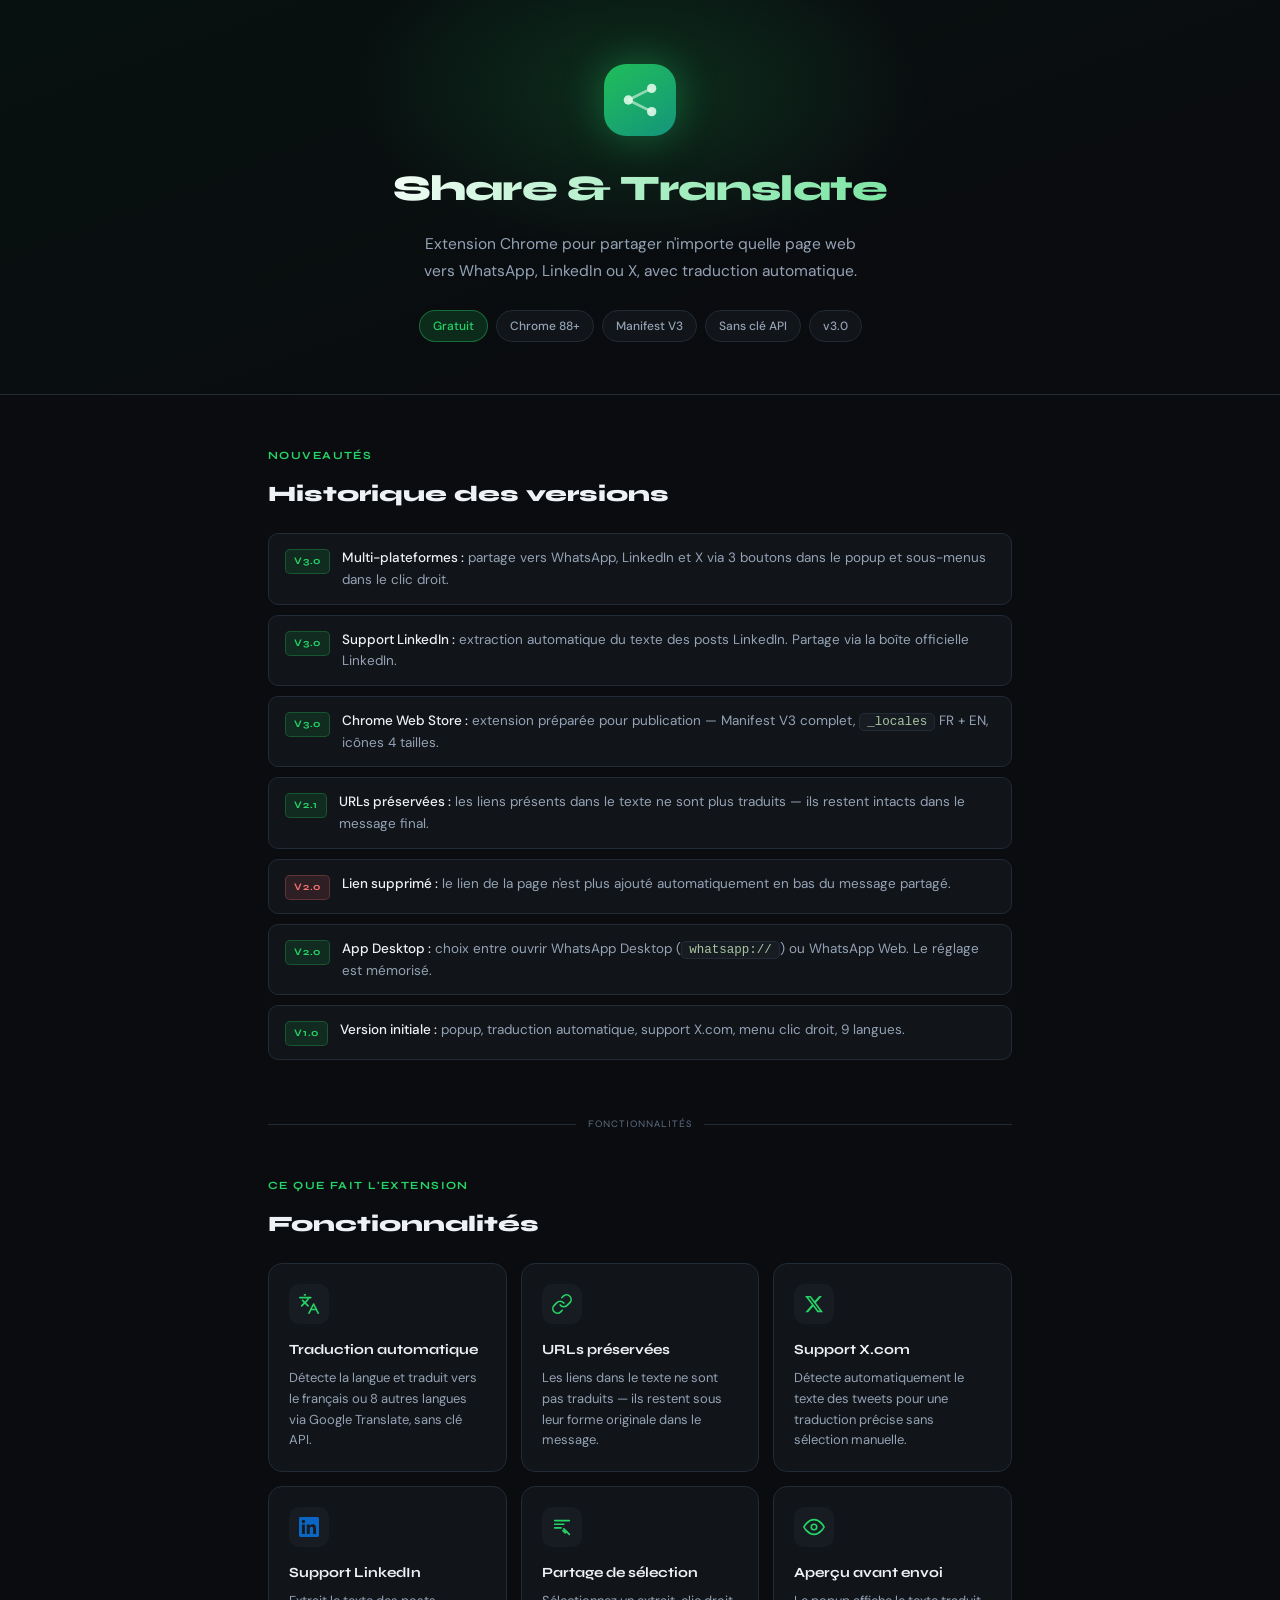
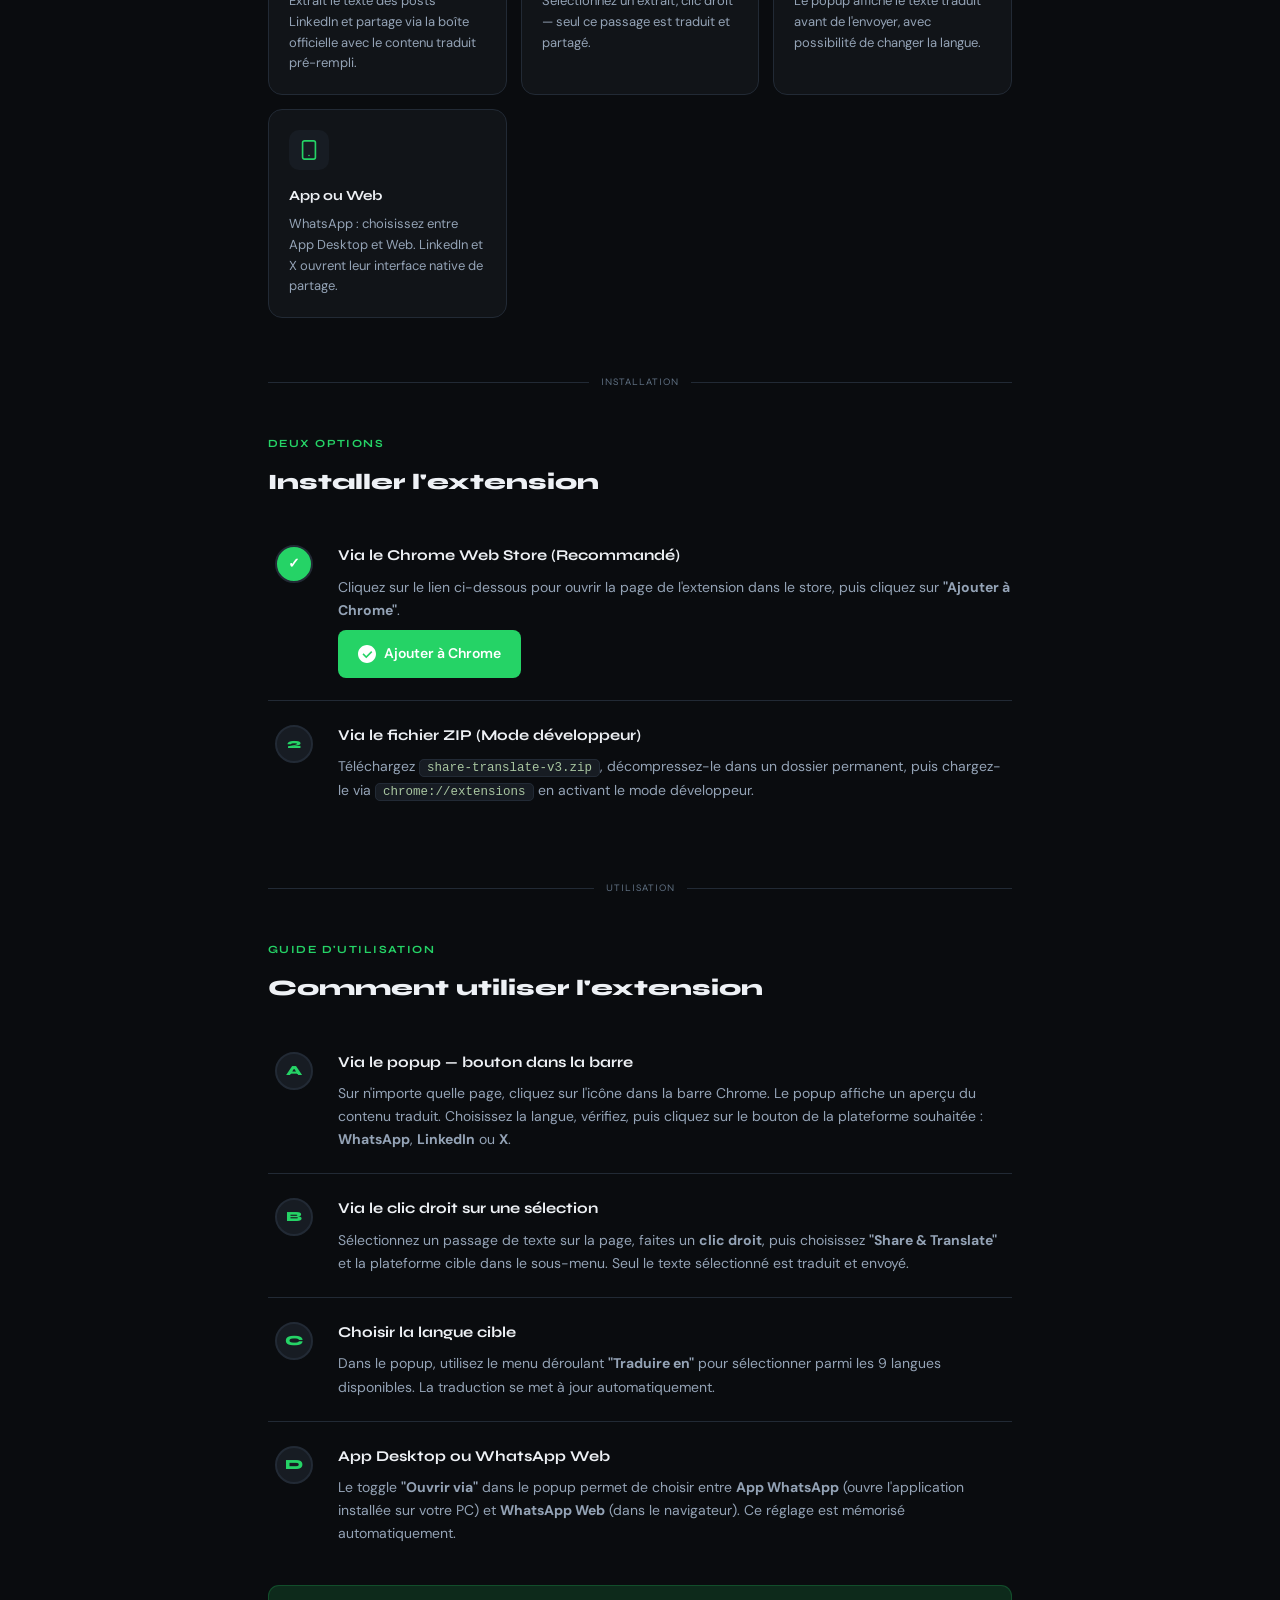
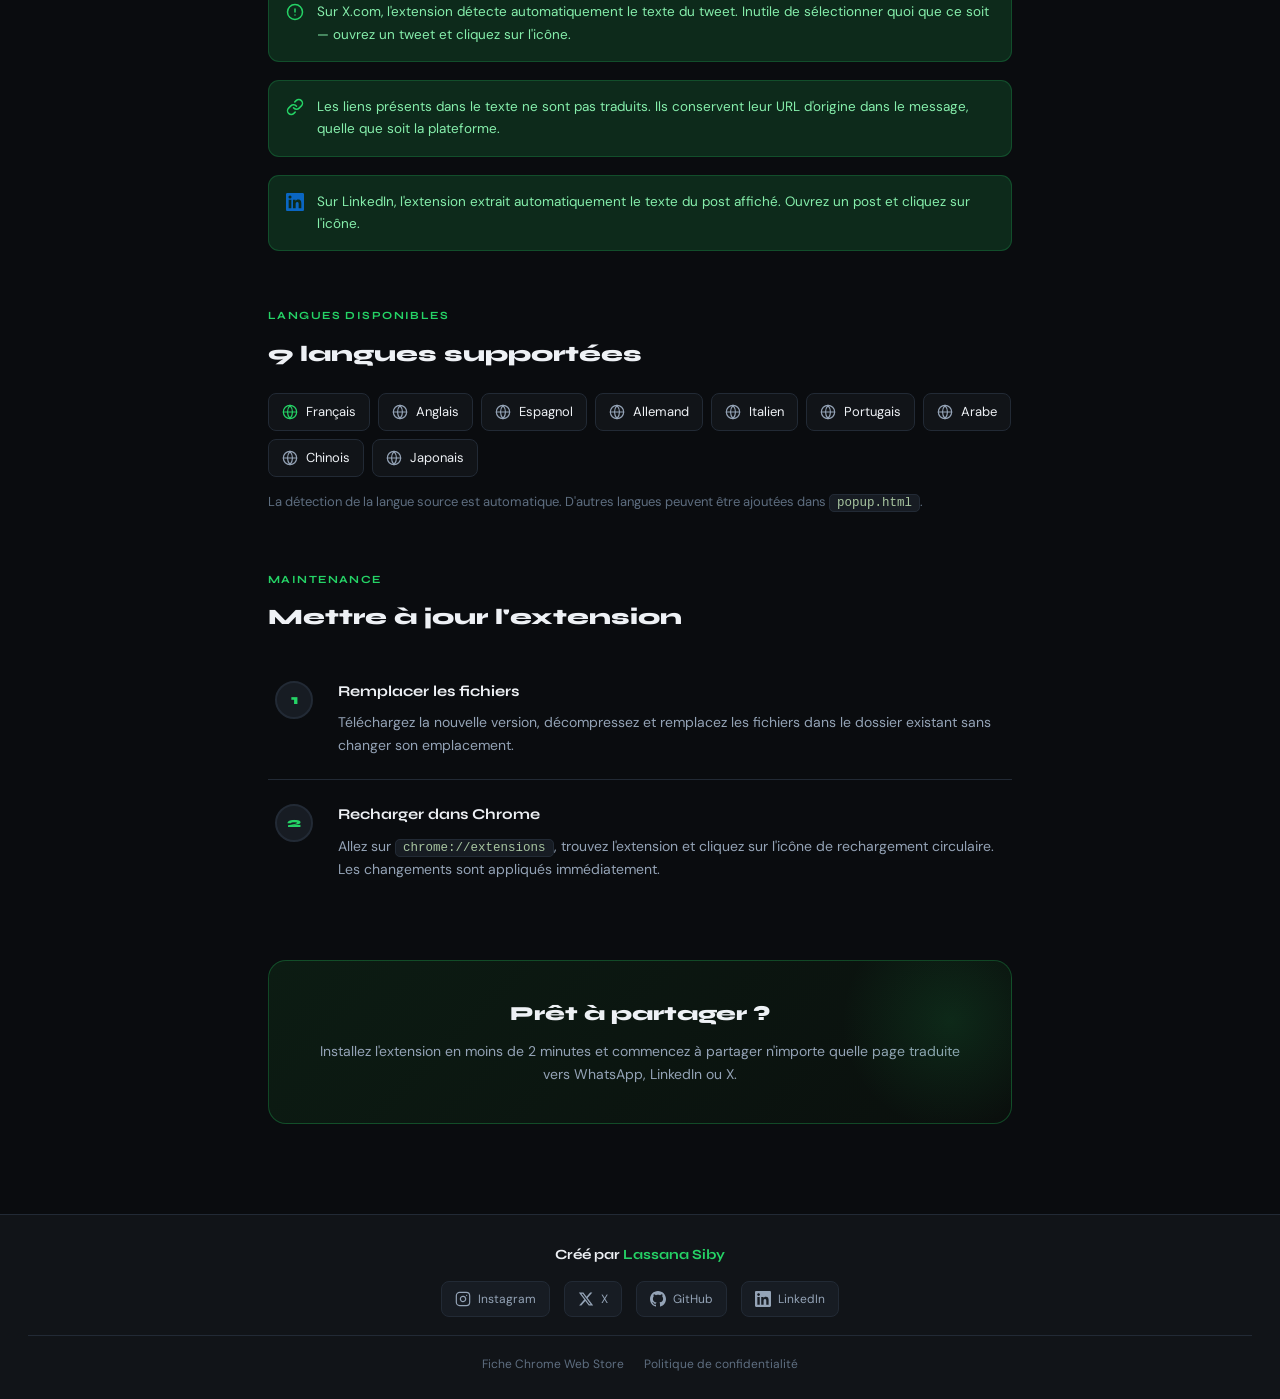
<file: index.html>
<!DOCTYPE html>
<html lang="fr">
<head>
<meta charset="UTF-8">
<meta name="viewport" content="width=device-width, initial-scale=1.0">
<title>Guide — Share &amp; Translate</title>
<link rel="icon" href="favicon.png">
<link rel="preconnect" href="https://fonts.googleapis.com">
<link href="https://fonts.googleapis.com/css2?family=Syne:wght@400;600;700;800&family=DM+Sans:opsz,wght@9..40,300;9..40,400;9..40,500&display=swap" rel="stylesheet">
<link rel="stylesheet" href="styles.css">
</head>
<body>

<div class="hero">
  <div class="hero-logo">
    <svg width="40" height="40" viewBox="0 0 24 24" fill="none">
      <circle cx="5" cy="12" r="2.8" fill="white" fill-opacity=".9"/>
      <circle cx="19" cy="5" r="2.8" fill="white" fill-opacity=".9"/>
      <circle cx="19" cy="19" r="2.8" fill="white" fill-opacity=".9"/>
      <line x1="5" y1="12" x2="19" y2="5" stroke="white" stroke-opacity=".6" stroke-width="1.6"/>
      <line x1="5" y1="12" x2="19" y2="19" stroke="white" stroke-opacity=".6" stroke-width="1.6"/>
    </svg>
  </div>
  <h1>Share &amp; Translate</h1>
  <p>Extension Chrome pour partager n'importe quelle page web vers WhatsApp, LinkedIn ou X, avec traduction automatique.</p>
  <div class="badges">
    <span class="badge green">Gratuit</span>
    <span class="badge">Chrome 88+</span>
    <span class="badge">Manifest V3</span>
    <span class="badge">Sans clé API</span>
    <span class="badge">v3.0</span>
  </div>
</div>

<div class="container">

  <section>
    <div class="section-label">Nouveautés</div>
    <h2>Historique des versions</h2>
    <div class="changelog">
      <div class="change-row">
        <span class="change-tag tag-feat">v3.0</span>
        <p><strong>Multi-plateformes :</strong> partage vers WhatsApp, LinkedIn et X via 3 boutons dans le popup et sous-menus dans le clic droit.</p>
      </div>
      <div class="change-row">
        <span class="change-tag tag-feat">v3.0</span>
        <p><strong>Support LinkedIn :</strong> extraction automatique du texte des posts LinkedIn. Partage via la boîte officielle LinkedIn.</p>
      </div>
      <div class="change-row">
        <span class="change-tag tag-feat">v3.0</span>
        <p><strong>Chrome Web Store :</strong> extension préparée pour publication — Manifest V3 complet, <code>_locales</code> FR + EN, icônes 4 tailles.</p>
      </div>
      <div class="change-row">
        <span class="change-tag tag-feat">v2.1</span>
        <p><strong>URLs préservées :</strong> les liens présents dans le texte ne sont plus traduits — ils restent intacts dans le message final.</p>
      </div>
      <div class="change-row">
        <span class="change-tag tag-remove">v2.0</span>
        <p><strong>Lien supprimé :</strong> le lien de la page n'est plus ajouté automatiquement en bas du message partagé.</p>
      </div>
      <div class="change-row">
        <span class="change-tag tag-feat">v2.0</span>
        <p><strong>App Desktop :</strong> choix entre ouvrir WhatsApp Desktop (<code>whatsapp://</code>) ou WhatsApp Web. Le réglage est mémorisé.</p>
      </div>
      <div class="change-row">
        <span class="change-tag tag-feat">v1.0</span>
        <p><strong>Version initiale :</strong> popup, traduction automatique, support X.com, menu clic droit, 9 langues.</p>
      </div>
    </div>
  </section>

  <div class="sep"><span>Fonctionnalités</span></div>

  <section>
    <div class="section-label">Ce que fait l'extension</div>
    <h2>Fonctionnalités</h2>
    <div class="feature-grid">

      <div class="feature-card">
        <div class="feature-card-icon">
          <svg width="22" height="22" viewBox="0 0 24 24" fill="none" stroke="#25D366" stroke-width="1.8" stroke-linecap="round" stroke-linejoin="round"><path d="M5 8l6 6"/><path d="M4 14l6-6 2-3"/><path d="M2 5h12"/><path d="M7 2h1"/><path d="M22 22l-5-10-5 10"/><path d="M14 18h6"/></svg>
        </div>
        <h3>Traduction automatique</h3>
        <p>Détecte la langue et traduit vers le français ou 8 autres langues via Google Translate, sans clé API.</p>
      </div>

      <div class="feature-card">
        <div class="feature-card-icon">
          <svg width="22" height="22" viewBox="0 0 24 24" fill="none" stroke="#25D366" stroke-width="1.8" stroke-linecap="round" stroke-linejoin="round"><path d="M10 13a5 5 0 007.54.54l3-3a5 5 0 00-7.07-7.07l-1.72 1.71"/><path d="M14 11a5 5 0 00-7.54-.54l-3 3a5 5 0 007.07 7.07l1.71-1.71"/></svg>
        </div>
        <h3>URLs préservées</h3>
        <p>Les liens dans le texte ne sont pas traduits — ils restent sous leur forme originale dans le message.</p>
      </div>

      <div class="feature-card">
        <div class="feature-card-icon">
          <svg width="20" height="20" viewBox="0 0 24 24" fill="#25D366"><path d="M18.244 2.25h3.308l-7.227 8.26 8.502 11.24H16.17l-5.214-6.817L4.99 21.75H1.68l7.73-8.835L1.254 2.25H8.08l4.713 6.231zm-1.161 17.52h1.833L7.084 4.126H5.117z"/></svg>
        </div>
        <h3>Support X.com</h3>
        <p>Détecte automatiquement le texte des tweets pour une traduction précise sans sélection manuelle.</p>
      </div>

      <div class="feature-card">
        <div class="feature-card-icon">
          <svg width="20" height="20" viewBox="0 0 24 24" fill="#0A66C2"><path d="M20.447 20.452h-3.554v-5.569c0-1.328-.027-3.037-1.852-3.037-1.853 0-2.136 1.445-2.136 2.939v5.667H9.351V9h3.414v1.561h.046c.477-.9 1.637-1.85 3.37-1.85 3.601 0 4.267 2.37 4.267 5.455v6.286zM5.337 7.433a2.062 2.062 0 01-2.063-2.065 2.064 2.064 0 112.063 2.065zm1.782 13.019H3.555V9h3.564v11.452zM22.225 0H1.771C.792 0 0 .774 0 1.729v20.542C0 23.227.792 24 1.771 24h20.451C23.2 24 24 23.227 24 22.271V1.729C24 .774 23.2 0 22.222 0h.003z"/></svg>
        </div>
        <h3>Support LinkedIn</h3>
        <p>Extrait le texte des posts LinkedIn et partage via la boîte officielle avec le contenu traduit pré-rempli.</p>
      </div>

      <div class="feature-card">
        <div class="feature-card-icon">
          <svg width="22" height="22" viewBox="0 0 24 24" fill="none" stroke="#25D366" stroke-width="1.8" stroke-linecap="round" stroke-linejoin="round"><path d="M4 5h16"/><path d="M4 9h10"/><path d="M4 13h7"/><path d="M14 14l3 3-1.5 1.5L13 16"/><path d="M17 17l3 3"/></svg>
        </div>
        <h3>Partage de sélection</h3>
        <p>Sélectionnez un extrait, clic droit — seul ce passage est traduit et partagé.</p>
      </div>

      <div class="feature-card">
        <div class="feature-card-icon">
          <svg width="22" height="22" viewBox="0 0 24 24" fill="none" stroke="#25D366" stroke-width="1.8" stroke-linecap="round" stroke-linejoin="round"><path d="M1 12s4-8 11-8 11 8 11 8-4 8-11 8-11-8-11-8z"/><circle cx="12" cy="12" r="3"/></svg>
        </div>
        <h3>Aperçu avant envoi</h3>
        <p>Le popup affiche le texte traduit avant de l'envoyer, avec possibilité de changer la langue.</p>
      </div>

      <div class="feature-card">
        <div class="feature-card-icon">
          <svg width="22" height="22" viewBox="0 0 24 24" fill="none" stroke="#25D366" stroke-width="1.8" stroke-linecap="round" stroke-linejoin="round"><rect x="5" y="2" width="14" height="20" rx="2" ry="2"/><line x1="12" y1="18" x2="12.01" y2="18"/></svg>
        </div>
        <h3>App ou Web</h3>
        <p>WhatsApp : choisissez entre App Desktop et Web. LinkedIn et X ouvrent leur interface native de partage.</p>
      </div>

    </div>
  </section>

  <div class="sep"><span>Installation</span></div>

  <section>
    <div class="section-label">Deux options</div>
    <h2>Installer l'extension</h2>

    <div class="steps">

      <div class="step">
        <div class="step-num"><div class="step-circle" style="background:#25D366;color:#fff">&#10003;</div></div>
        <div class="step-body">
          <h3>Via le Chrome Web Store (Recommandé)</h3>
          <p>Cliquez sur le lien ci-dessous pour ouvrir la page de l'extension dans le store, puis cliquez sur <strong>"Ajouter à Chrome"</strong>.</p>
          <a href="https://chromewebstore.google.com/detail/share-translate/okpefjkmhhnnmcmkcggkamcaloagomjc" target="_blank" rel="noopener" class="cta-button" style="display:inline-flex;align-items:center;gap:8px;margin-top:8px;padding:12px 20px;background:#25D366;color:#fff;border:none;border-radius:8px;font-weight:600;text-decoration:none;font-size:14px">
            <svg width="18" height="18" viewBox="0 0 24 24" fill="currentColor"><path d="M12 0C5.373 0 0 5.373 0 12s5.373 12 12 12 12-5.373 12-12S18.627 0 12 0zm-1 17.5l-5-5 1.41-1.41L11 14.67l6.59-6.59L19 9.5l-8 8z"/></svg>
            Ajouter à Chrome
          </a>
        </div>
      </div>

      <div class="step">
        <div class="step-num"><div class="step-circle">2</div></div>
        <div class="step-body">
          <h3>Via le fichier ZIP (Mode développeur)</h3>
          <p>Téléchargez <code>share-translate-v3.zip</code>, décompressez-le dans un dossier permanent, puis chargez-le via <code>chrome://extensions</code> en activant le mode développeur.</p>
        </div>
      </div>

    </div>
  </section>

  <div class="sep"><span>Utilisation</span></div>

  <section>
    <div class="section-label">Guide d'utilisation</div>
    <h2>Comment utiliser l'extension</h2>

    <div class="steps">

      <div class="step">
        <div class="step-num"><div class="step-circle">A</div></div>
        <div class="step-body">
          <h3>Via le popup — bouton dans la barre</h3>
          <p>Sur n'importe quelle page, cliquez sur l'icône dans la barre Chrome. Le popup affiche un aperçu du contenu traduit. Choisissez la langue, vérifiez, puis cliquez sur le bouton de la plateforme souhaitée : <strong>WhatsApp</strong>, <strong>LinkedIn</strong> ou <strong>X</strong>.</p>
        </div>
      </div>

      <div class="step">
        <div class="step-num"><div class="step-circle">B</div></div>
        <div class="step-body">
          <h3>Via le clic droit sur une sélection</h3>
          <p>Sélectionnez un passage de texte sur la page, faites un <strong>clic droit</strong>, puis choisissez <strong>"Share &amp; Translate"</strong> et la plateforme cible dans le sous-menu. Seul le texte sélectionné est traduit et envoyé.</p>
        </div>
      </div>

      <div class="step">
        <div class="step-num"><div class="step-circle">C</div></div>
        <div class="step-body">
          <h3>Choisir la langue cible</h3>
          <p>Dans le popup, utilisez le menu déroulant <strong>"Traduire en"</strong> pour sélectionner parmi les 9 langues disponibles. La traduction se met à jour automatiquement.</p>
        </div>
      </div>

      <div class="step">
        <div class="step-num"><div class="step-circle">D</div></div>
        <div class="step-body">
          <h3>App Desktop ou WhatsApp Web</h3>
          <p>Le toggle <strong>"Ouvrir via"</strong> dans le popup permet de choisir entre <strong>App WhatsApp</strong> (ouvre l'application installée sur votre PC) et <strong>WhatsApp Web</strong> (dans le navigateur). Ce réglage est mémorisé automatiquement.</p>
        </div>
      </div>

    </div>

    <div class="tip">
      <div class="icon" style="margin-top:2px">
        <svg width="18" height="18" viewBox="0 0 24 24" fill="none" stroke="#25D366" stroke-width="2" stroke-linecap="round" stroke-linejoin="round"><circle cx="12" cy="12" r="10"/><line x1="12" y1="8" x2="12" y2="12"/><line x1="12" y1="16" x2="12.01" y2="16"/></svg>
      </div>
      <p>Sur X.com, l'extension détecte automatiquement le texte du tweet. Inutile de sélectionner quoi que ce soit — ouvrez un tweet et cliquez sur l'icône.</p>
    </div>

    <div class="tip">
      <div class="icon" style="margin-top:2px">
        <svg width="18" height="18" viewBox="0 0 24 24" fill="none" stroke="#25D366" stroke-width="2" stroke-linecap="round" stroke-linejoin="round"><path d="M10 13a5 5 0 007.54.54l3-3a5 5 0 00-7.07-7.07l-1.72 1.71"/><path d="M14 11a5 5 0 00-7.54-.54l-3 3a5 5 0 007.07 7.07l1.71-1.71"/></svg>
      </div>
      <p>Les liens présents dans le texte ne sont pas traduits. Ils conservent leur URL d'origine dans le message, quelle que soit la plateforme.</p>
    </div>
    <div class="tip">
      <div class="icon" style="margin-top:2px">
        <svg width="18" height="18" viewBox="0 0 24 24" fill="#0A66C2"><path d="M20.447 20.452h-3.554v-5.569c0-1.328-.027-3.037-1.852-3.037-1.853 0-2.136 1.445-2.136 2.939v5.667H9.351V9h3.414v1.561h.046c.477-.9 1.637-1.85 3.37-1.85 3.601 0 4.267 2.37 4.267 5.455v6.286zM5.337 7.433a2.062 2.062 0 01-2.063-2.065 2.064 2.064 0 112.063 2.065zm1.782 13.019H3.555V9h3.564v11.452zM22.225 0H1.771C.792 0 0 .774 0 1.729v20.542C0 23.227.792 24 1.771 24h20.451C23.2 24 24 23.227 24 22.271V1.729C24 .774 23.2 0 22.222 0h.003z"/></svg>
      </div>
      <p>Sur LinkedIn, l'extension extrait automatiquement le texte du post affiché. Ouvrez un post et cliquez sur l'icône.</p>
    </div>
  </section>

  <section>
    <div class="section-label">Langues disponibles</div>
    <h2>9 langues supportées</h2>
    <div class="lang-grid">
      <span class="lang-pill"><svg width="16" height="16" viewBox="0 0 24 24" fill="none" stroke="#25D366" stroke-width="1.8" stroke-linecap="round"><circle cx="12" cy="12" r="10"/><path d="M2 12h20M12 2a15.3 15.3 0 010 20M12 2a15.3 15.3 0 000 20"/></svg>Français</span>
      <span class="lang-pill"><svg width="16" height="16" viewBox="0 0 24 24" fill="none" stroke="#94a3b6" stroke-width="1.8" stroke-linecap="round"><circle cx="12" cy="12" r="10"/><path d="M2 12h20M12 2a15.3 15.3 0 010 20M12 2a15.3 15.3 0 000 20"/></svg>Anglais</span>
      <span class="lang-pill"><svg width="16" height="16" viewBox="0 0 24 24" fill="none" stroke="#94a3b6" stroke-width="1.8" stroke-linecap="round"><circle cx="12" cy="12" r="10"/><path d="M2 12h20M12 2a15.3 15.3 0 010 20M12 2a15.3 15.3 0 000 20"/></svg>Espagnol</span>
      <span class="lang-pill"><svg width="16" height="16" viewBox="0 0 24 24" fill="none" stroke="#94a3b6" stroke-width="1.8" stroke-linecap="round"><circle cx="12" cy="12" r="10"/><path d="M2 12h20M12 2a15.3 15.3 0 010 20M12 2a15.3 15.3 0 000 20"/></svg>Allemand</span>
      <span class="lang-pill"><svg width="16" height="16" viewBox="0 0 24 24" fill="none" stroke="#94a3b6" stroke-width="1.8" stroke-linecap="round"><circle cx="12" cy="12" r="10"/><path d="M2 12h20M12 2a15.3 15.3 0 010 20M12 2a15.3 15.3 0 000 20"/></svg>Italien</span>
      <span class="lang-pill"><svg width="16" height="16" viewBox="0 0 24 24" fill="none" stroke="#94a3b6" stroke-width="1.8" stroke-linecap="round"><circle cx="12" cy="12" r="10"/><path d="M2 12h20M12 2a15.3 15.3 0 010 20M12 2a15.3 15.3 0 000 20"/></svg>Portugais</span>
      <span class="lang-pill"><svg width="16" height="16" viewBox="0 0 24 24" fill="none" stroke="#94a3b6" stroke-width="1.8" stroke-linecap="round"><circle cx="12" cy="12" r="10"/><path d="M2 12h20M12 2a15.3 15.3 0 010 20M12 2a15.3 15.3 0 000 20"/></svg>Arabe</span>
      <span class="lang-pill"><svg width="16" height="16" viewBox="0 0 24 24" fill="none" stroke="#94a3b6" stroke-width="1.8" stroke-linecap="round"><circle cx="12" cy="12" r="10"/><path d="M2 12h20M12 2a15.3 15.3 0 010 20M12 2a15.3 15.3 0 000 20"/></svg>Chinois</span>
      <span class="lang-pill"><svg width="16" height="16" viewBox="0 0 24 24" fill="none" stroke="#94a3b6" stroke-width="1.8" stroke-linecap="round"><circle cx="12" cy="12" r="10"/><path d="M2 12h20M12 2a15.3 15.3 0 010 20M12 2a15.3 15.3 0 000 20"/></svg>Japonais</span>
    </div>
    <p style="color:var(--muted);font-size:13px;margin-top:14px">La détection de la langue source est automatique. D'autres langues peuvent être ajoutées dans <code>popup.html</code>.</p>
  </section>

  <section>
    <div class="section-label">Maintenance</div>
    <h2>Mettre à jour l'extension</h2>
    <div class="steps">
      <div class="step">
        <div class="step-num"><div class="step-circle">1</div></div>
        <div class="step-body">
          <h3>Remplacer les fichiers</h3>
          <p>Téléchargez la nouvelle version, décompressez et remplacez les fichiers dans le dossier existant sans changer son emplacement.</p>
        </div>
      </div>
      <div class="step">
        <div class="step-num"><div class="step-circle">2</div></div>
        <div class="step-body">
          <h3>Recharger dans Chrome</h3>
          <p>Allez sur <code>chrome://extensions</code>, trouvez l'extension et cliquez sur l'icône de rechargement circulaire. Les changements sont appliqués immédiatement.</p>
        </div>
      </div>
    </div>
  </section>

  <div class="cta-box">
    <h2>Prêt à partager ?</h2>
    <p>Installez l'extension en moins de 2 minutes et commencez à partager n'importe quelle page traduite vers WhatsApp, LinkedIn ou X.</p>
  </div>

</div>

<footer>
  <div class="footer-brand">
    Créé par <a href="https://lassanasiby.com/" target="_blank" rel="noopener">Lassana Siby</a>
  </div>
  <div class="social-links">
    <a href="https://instagram.com/siby_global" target="_blank" rel="noopener" class="social-link">
      <svg viewBox="0 0 24 24" fill="none" stroke="currentColor" stroke-width="1.8" stroke-linecap="round" stroke-linejoin="round"><rect x="2" y="2" width="20" height="20" rx="5" ry="5"/><path d="M16 11.37A4 4 0 1112.63 8 4 4 0 0116 11.37z"/><line x1="17.5" y1="6.5" x2="17.51" y2="6.5"/></svg>
      Instagram
    </a>
    <a href="https://x.com/sibyog13" target="_blank" rel="noopener" class="social-link">
      <svg viewBox="0 0 24 24" fill="currentColor"><path d="M18.244 2.25h3.308l-7.227 8.26 8.502 11.24H16.17l-5.214-6.817L4.99 21.75H1.68l7.73-8.835L1.254 2.25H8.08l4.713 6.231zm-1.161 17.52h1.833L7.084 4.126H5.117z"/></svg>
      X 
    </a>
    <a href="https://github.com/sibylassana95" target="_blank" rel="noopener" class="social-link">
      <svg viewBox="0 0 24 24" fill="currentColor"><path d="M12 0c-6.626 0-12 5.373-12 12 0 5.302 3.438 9.8 8.207 11.387.599.111.793-.261.793-.577v-2.234c-3.338.726-4.033-1.416-4.033-1.416-.546-1.387-1.333-1.756-1.333-1.756-1.089-.745.083-.729.083-.729 1.205.084 1.839 1.237 1.839 1.237 1.07 1.834 2.807 1.304 3.492.997.107-.775.418-1.305.762-1.604-2.665-.305-5.467-1.334-5.467-5.931 0-1.311.469-2.381 1.236-3.221-.124-.303-.535-1.524.117-3.176 0 0 1.008-.322 3.301 1.23.957-.266 1.983-.399 3.003-.404 1.02.005 2.047.138 3.006.404 2.291-1.552 3.297-1.23 3.297-1.23.653 1.653.242 2.874.118 3.176.77.84 1.235 1.911 1.235 3.221 0 4.609-2.807 5.624-5.479 5.921.43.372.823 1.102.823 2.222v3.293c0 .319.192.694.801.576 4.765-1.589 8.199-6.086 8.199-11.386 0-6.627-5.373-12-12-12z"/></svg>
      GitHub
    </a>
    <a href="https://www.linkedin.com/in/sibylassana/" target="_blank" rel="noopener" class="social-link">
      <svg viewBox="0 0 24 24" fill="currentColor"><path d="M20.447 20.452h-3.554v-5.569c0-1.328-.027-3.037-1.852-3.037-1.853 0-2.136 1.445-2.136 2.939v5.667H9.351V9h3.414v1.561h.046c.477-.9 1.637-1.85 3.37-1.85 3.601 0 4.267 2.37 4.267 5.455v6.286zM5.337 7.433c-1.144 0-2.063-.926-2.063-2.065 0-1.138.92-2.063 2.063-2.063 1.14 0 2.064.925 2.064 2.063 0 1.139-.925 2.065-2.064 2.065zm1.782 13.019H3.555V9h3.564v11.452zM22.225 0H1.771C.792 0 0 .774 0 1.729v20.542C0 23.227.792 24 1.771 24h20.451C23.2 24 24 23.227 24 22.271V1.729C24 .774 23.2 0 22.222 0h.003z"/></svg>
      LinkedIn
    </a>
  </div>
  <div class="footer-links">
    <a href="fiche-store.html">Fiche Chrome Web Store</a>
    <a href="privacy-policy.md">Politique de confidentialité</a>
  </div>
</footer>

</body>
</html>
</file>
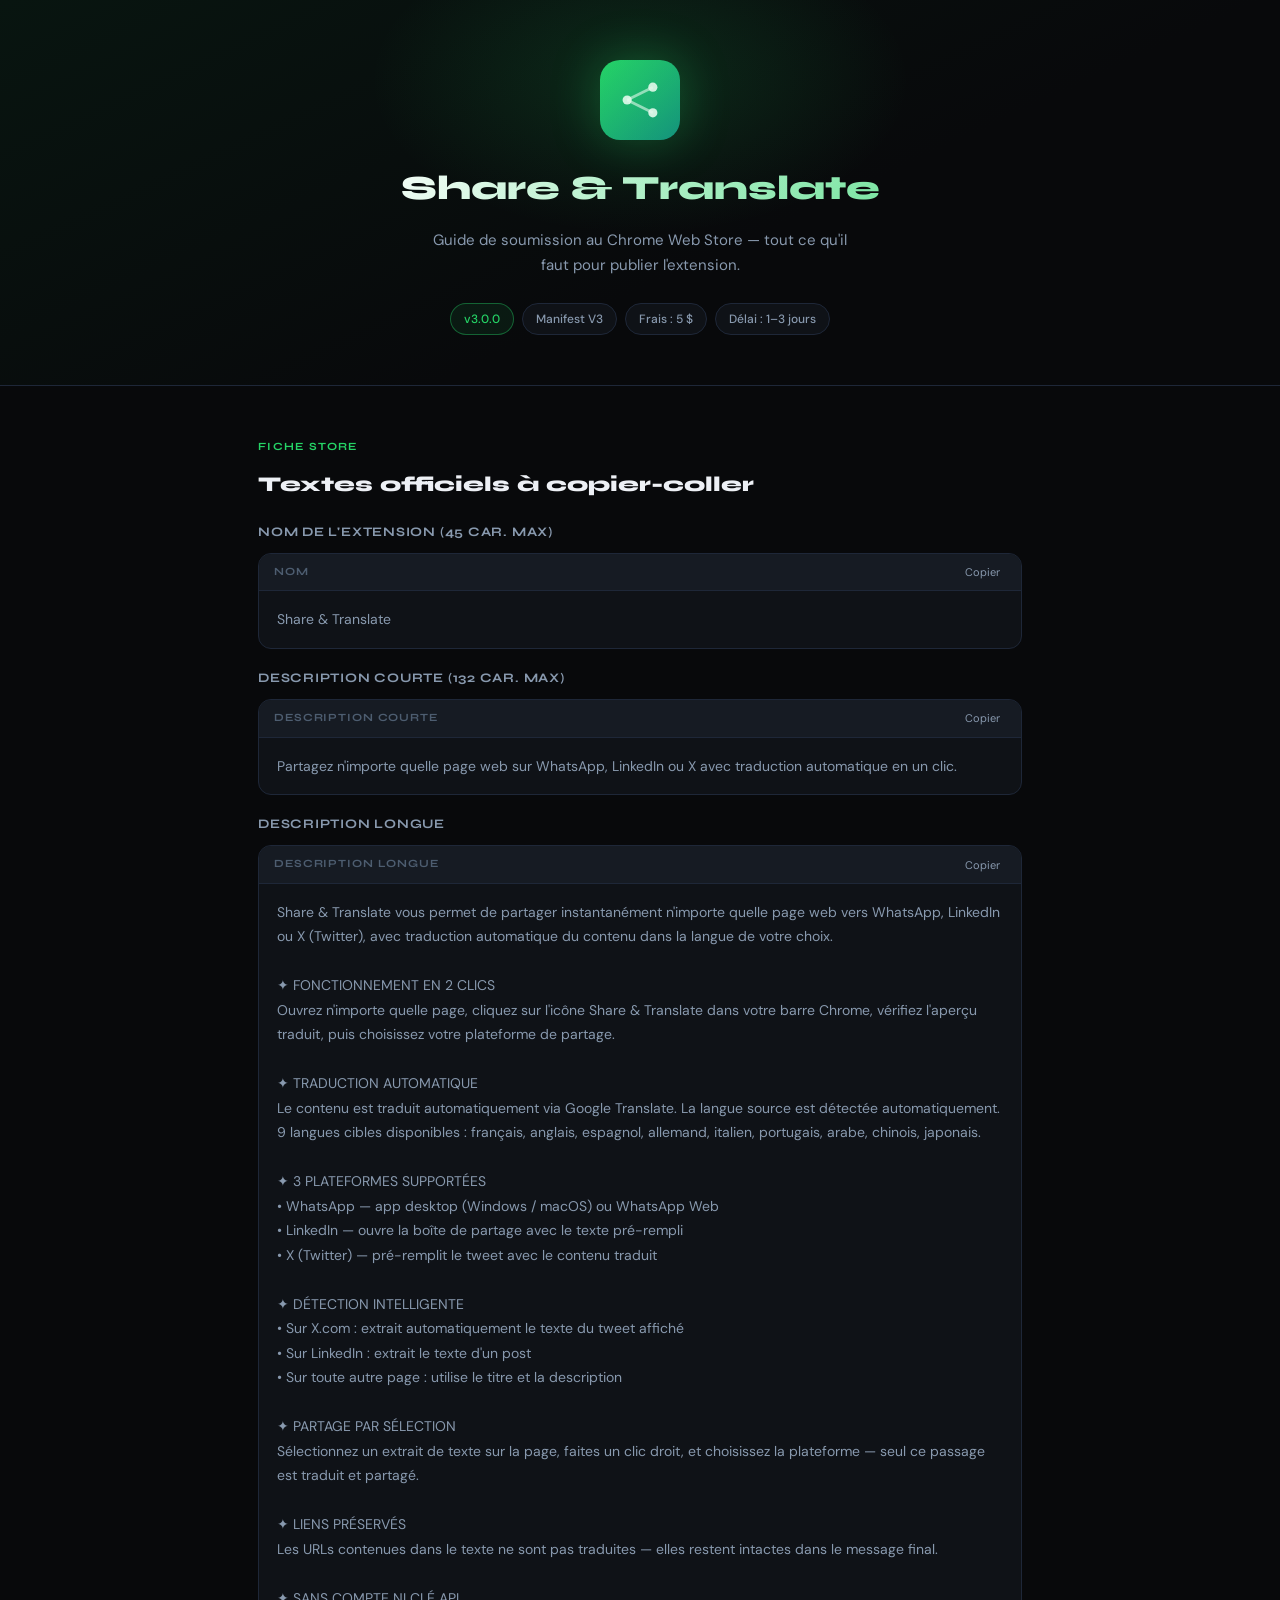
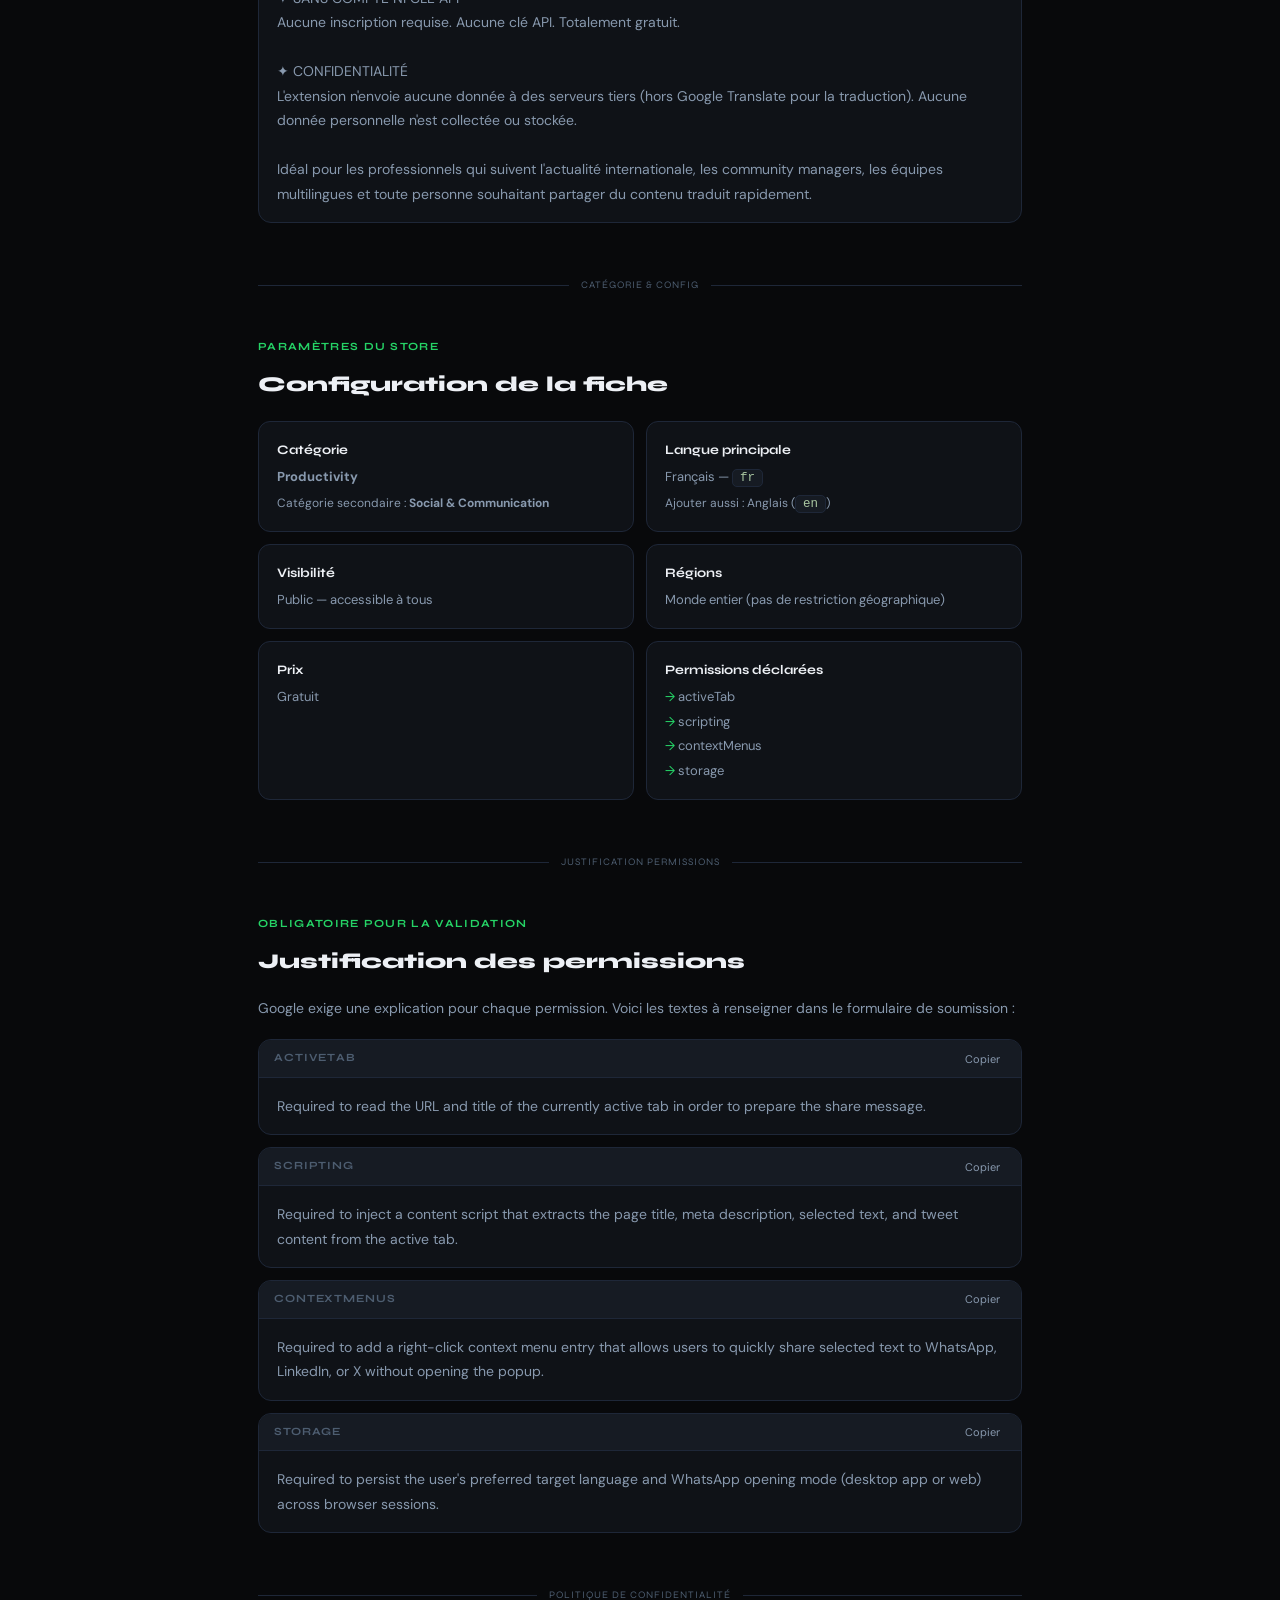
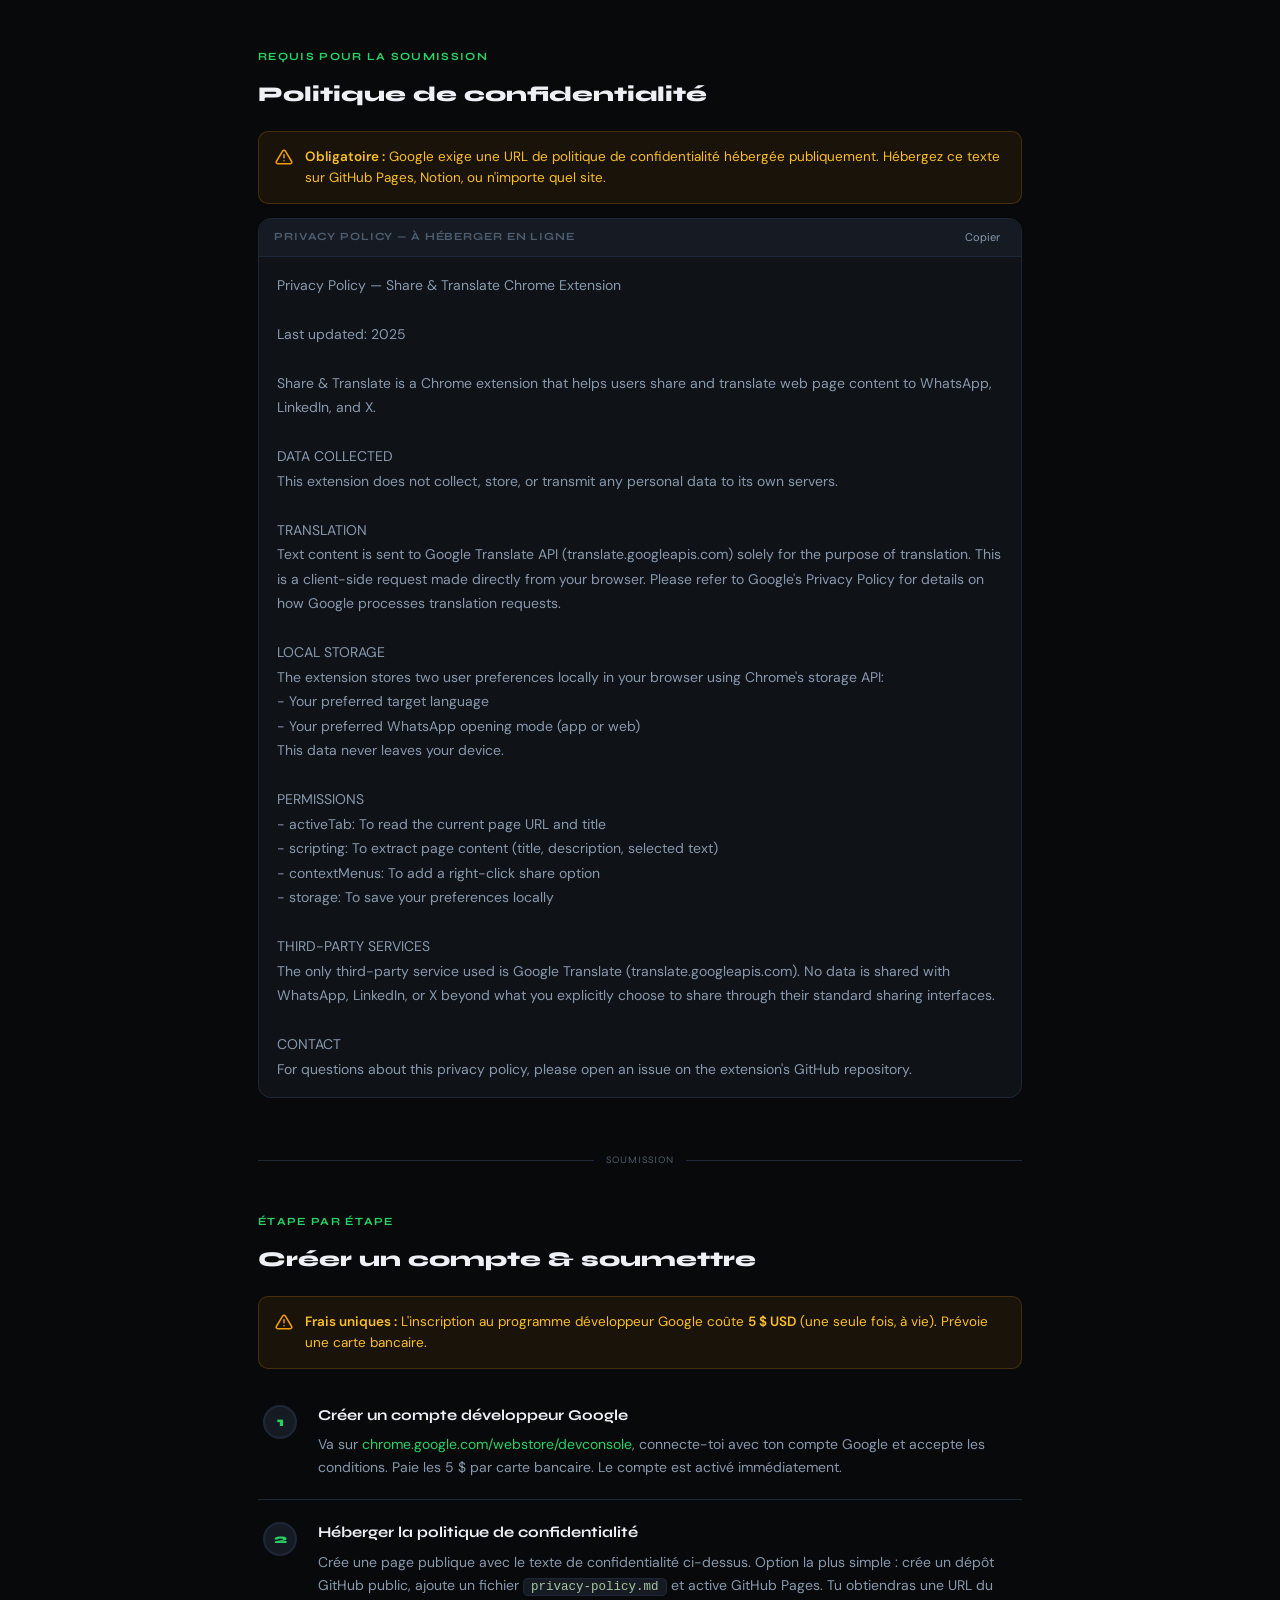
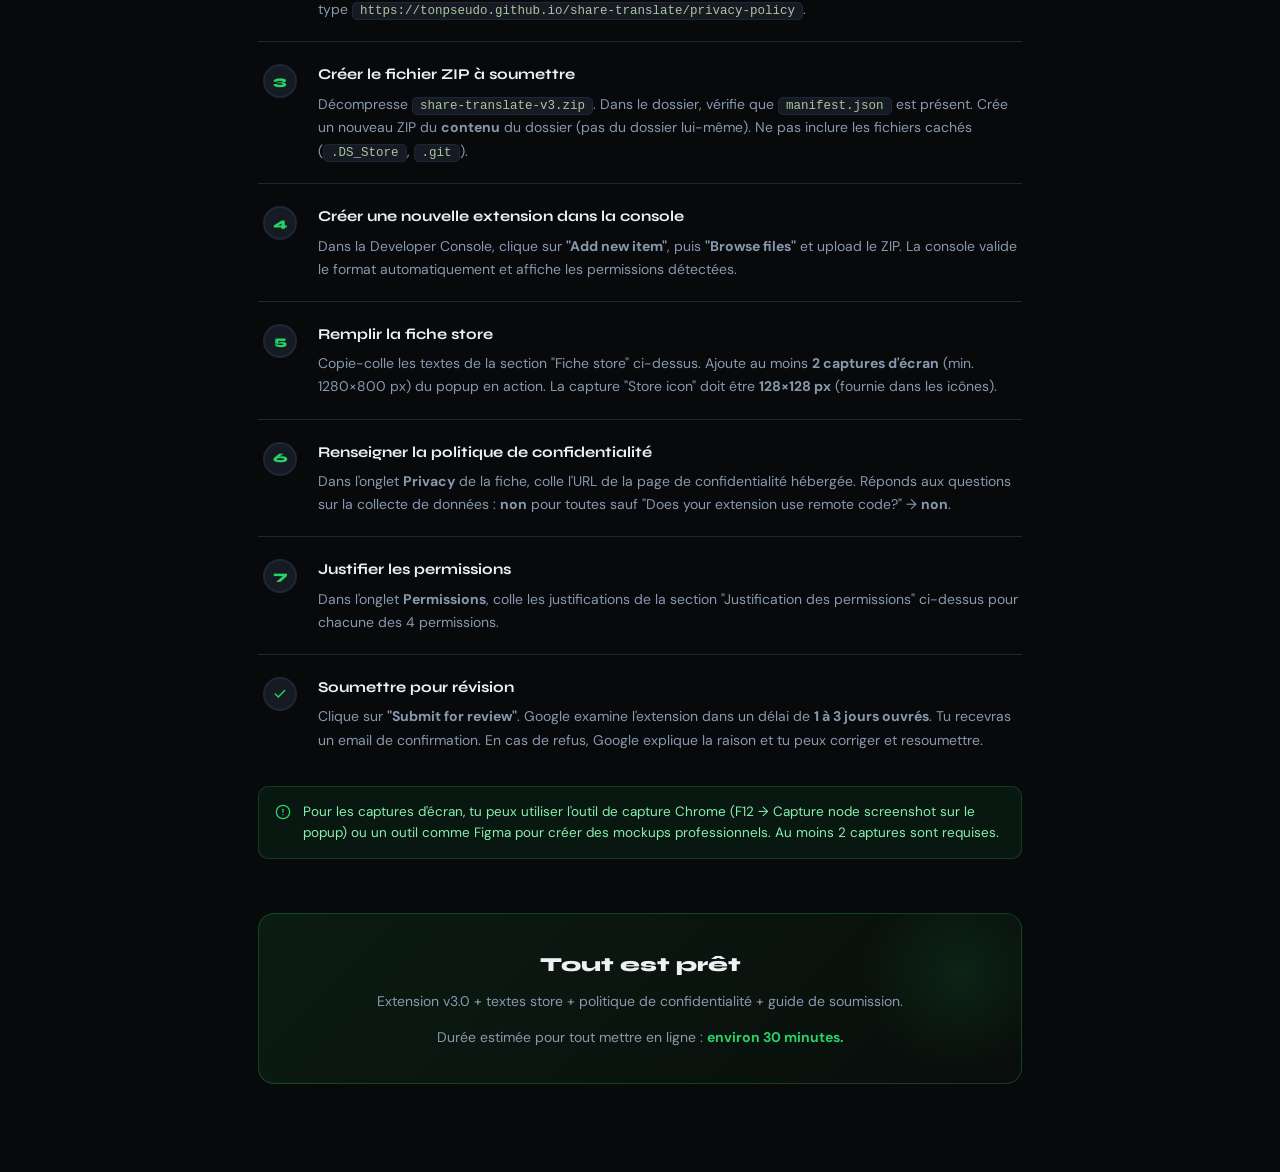
<file: fiche-store.html>
<!DOCTYPE html>
<html lang="fr">
<head>
<meta charset="UTF-8">
<meta name="viewport" content="width=device-width, initial-scale=1.0">
<title>Fiche Chrome Web Store — Share & Translate</title>
<link href="https://fonts.googleapis.com/css2?family=Syne:wght@600;700;800&family=DM+Sans:opsz,wght@9..40,300;9..40,400;9..40,500&display=swap" rel="stylesheet">
<style>
*,*::before,*::after{box-sizing:border-box;margin:0;padding:0}
:root{
  --bg:#08090b;--s1:#0f1217;--s2:#161b23;--border:#1e2738;
  --accent:#25D366;--li:#0A66C2;--x:#e7e9ea;
  --text:#edf0f5;--mid:#8899ae;--muted:#4d5d70;
}
body{background:var(--bg);color:var(--text);font-family:'DM Sans',sans-serif;font-size:15px;line-height:1.7}

.hero{
  background:linear-gradient(155deg,#081510 0%,#08090b 60%);
  border-bottom:1px solid var(--border);
  padding:60px 40px 50px;text-align:center;
  position:relative;overflow:hidden;
}
.hero::before{
  content:'';position:absolute;top:-80px;left:50%;transform:translateX(-50%);
  width:560px;height:320px;
  background:radial-gradient(ellipse,rgba(37,211,102,.15) 0%,transparent 68%);
}
.ext-icon{
  width:80px;height:80px;border-radius:20px;margin:0 auto 20px;
  background:linear-gradient(135deg,#25D366,#128C7E);
  display:flex;align-items:center;justify-content:center;
  box-shadow:0 0 50px rgba(37,211,102,.3);
  animation:float 3s ease-in-out infinite;
}
@keyframes float{0%,100%{transform:translateY(0)}50%{transform:translateY(-7px)}}
h1{font-family:'Syne',sans-serif;font-size:clamp(22px,4vw,34px);font-weight:800;
  background:linear-gradient(135deg,#fff 25%,var(--accent));
  -webkit-background-clip:text;-webkit-text-fill-color:transparent;background-clip:text;
  margin-bottom:10px}
.hero p{color:var(--mid);font-size:15px;max-width:440px;margin:0 auto 24px}
.badges{display:flex;gap:8px;justify-content:center;flex-wrap:wrap}
.badge{font-size:12px;font-weight:500;border:1px solid var(--border);border-radius:20px;padding:5px 13px;color:var(--mid);background:var(--s1)}
.badge.g{border-color:rgba(37,211,102,.4);color:var(--accent);background:rgba(37,211,102,.08)}

.container{max-width:820px;margin:0 auto;padding:52px 28px 90px}
section{margin-bottom:54px}
.slabel{font-family:'Syne',sans-serif;font-size:11px;font-weight:700;
  letter-spacing:.12em;text-transform:uppercase;color:var(--accent);margin-bottom:10px}
h2{font-family:'Syne',sans-serif;font-size:21px;font-weight:800;margin-bottom:18px}
h3{font-family:'Syne',sans-serif;font-size:15px;font-weight:700;margin-bottom:8px}

.text-block{
  background:var(--s1);border:1px solid var(--border);border-radius:13px;overflow:hidden;
}
.text-block-header{
  background:var(--s2);border-bottom:1px solid var(--border);
  padding:9px 15px;display:flex;justify-content:space-between;align-items:center;
}
.text-block-header span{font-family:'Syne',sans-serif;font-size:11px;font-weight:700;
  letter-spacing:.08em;text-transform:uppercase;color:var(--muted)}
.copy-btn{
  font-size:11px;color:var(--mid);background:none;border:none;cursor:pointer;
  font-family:'DM Sans',sans-serif;transition:color .2s;padding:2px 6px;
  border-radius:4px;
}
.copy-btn:hover{color:var(--accent);background:rgba(37,211,102,.1)}
.text-block-body{padding:16px 18px;font-size:14px;color:var(--mid);line-height:1.75;white-space:pre-wrap}
.text-block-body strong{color:var(--text);font-weight:500}

.step-list{display:flex;flex-direction:column;gap:0}
.step-item{
  display:grid;grid-template-columns:44px 1fr;gap:0 16px;
  padding:20px 0;border-bottom:1px solid var(--border);
}
.step-item:last-child{border-bottom:none}
.step-n{display:flex;align-items:flex-start;justify-content:center;padding-top:2px}
.step-circle{
  width:34px;height:34px;border-radius:50%;
  background:var(--s2);border:2px solid var(--border);
  display:flex;align-items:center;justify-content:center;
  font-family:'Syne',sans-serif;font-weight:800;font-size:13px;
  color:var(--accent);flex-shrink:0;transition:all .25s;
}
.step-item:hover .step-circle{background:rgba(37,211,102,.1);border-color:var(--accent)}
.step-body p{color:var(--mid);font-size:14px;line-height:1.65}
.step-body h3{margin-bottom:5px}
code{background:var(--s2);border:1px solid var(--border);border-radius:5px;
  padding:1px 7px;font-size:12.5px;color:#a8c5a0;font-family:monospace}
a{color:var(--accent);text-decoration:none}
a:hover{text-decoration:underline}

.info-grid{display:grid;grid-template-columns:1fr 1fr;gap:12px}
.info-card{
  background:var(--s1);border:1px solid var(--border);border-radius:12px;
  padding:17px 18px;
}
.info-card h3{font-size:13px;margin-bottom:6px;color:var(--text)}
.info-card p,.info-card li{font-size:13px;color:var(--mid);line-height:1.6}
.info-card ul{list-style:none;display:flex;flex-direction:column;gap:4px}
.info-card li::before{content:"→ ";color:var(--accent)}

.warn{
  display:flex;gap:12px;background:rgba(245,158,11,.07);
  border:1px solid rgba(245,158,11,.2);border-radius:10px;
  padding:14px 16px;margin:14px 0;
}
.warn p{font-size:13.5px;color:#fbbf24;line-height:1.6}
.warn p strong{font-weight:600}

.tip{
  display:flex;gap:12px;background:rgba(37,211,102,.07);
  border:1px solid rgba(37,211,102,.2);border-radius:10px;
  padding:14px 16px;margin:14px 0;
}
.tip p{font-size:13.5px;color:#86efac;line-height:1.6}

.platforms{display:flex;gap:10px;flex-wrap:wrap;margin-top:12px}
.plat{
  display:flex;align-items:center;gap:8px;
  border-radius:8px;padding:8px 14px;font-size:13px;font-weight:500;
}
.plat-wa{background:rgba(37,211,102,.1);border:1px solid rgba(37,211,102,.3);color:var(--accent)}
.plat-li{background:rgba(10,102,194,.1);border:1px solid rgba(10,102,194,.3);color:#60a5fa}
.plat-x{background:rgba(231,233,234,.06);border:1px solid rgba(231,233,234,.15);color:var(--x)}

.sep{display:flex;align-items:center;gap:12px;margin:44px 0}
.sep::before,.sep::after{content:'';flex:1;height:1px;background:var(--border)}
.sep span{font-size:10px;color:var(--muted);font-family:'Syne',sans-serif;letter-spacing:.1em;text-transform:uppercase}

.cta{background:linear-gradient(135deg,#0b1c12,#090d0b);border:1px solid rgba(37,211,102,.25);border-radius:16px;padding:34px;text-align:center;position:relative;overflow:hidden}
.cta::before{content:'';position:absolute;top:-40px;right:-40px;width:200px;height:200px;background:radial-gradient(circle,rgba(37,211,102,.1) 0%,transparent 70%)}
.cta h2{font-size:20px;margin-bottom:8px}
.cta p{color:var(--mid);font-size:14px}
</style>
</head>
<body>

<div class="hero">
  <div class="ext-icon">
    <svg width="44" height="44" viewBox="0 0 24 24" fill="none">
      <circle cx="5" cy="12" r="2.5" fill="white" fill-opacity=".9"/>
      <circle cx="19" cy="5" r="2.5" fill="white" fill-opacity=".9"/>
      <circle cx="19" cy="19" r="2.5" fill="white" fill-opacity=".9"/>
      <line x1="5" y1="12" x2="19" y2="5" stroke="white" stroke-opacity=".6" stroke-width="1.5"/>
      <line x1="5" y1="12" x2="19" y2="19" stroke="white" stroke-opacity=".6" stroke-width="1.5"/>
    </svg>
  </div>
  <h1>Share &amp; Translate</h1>
  <p>Guide de soumission au Chrome Web Store — tout ce qu'il faut pour publier l'extension.</p>
  <div class="badges">
    <span class="badge g">v3.0.0</span>
    <span class="badge">Manifest V3</span>
    <span class="badge">Frais : 5 $</span>
    <span class="badge">Délai : 1–3 jours</span>
  </div>
</div>

<div class="container">

  <!-- ═══ INFOS STORE ═══ -->
  <section>
    <div class="slabel">Fiche store</div>
    <h2>Textes officiels à copier-coller</h2>

    <div style="margin-bottom:18px">
      <h3 style="margin-bottom:10px;color:var(--mid);font-size:13px;font-family:'Syne',sans-serif;letter-spacing:.06em;text-transform:uppercase">Nom de l'extension (45 car. max)</h3>
      <div class="text-block">
        <div class="text-block-header">
          <span>Nom</span>
          <button class="copy-btn" onclick="copyText('Share & Translate',this)">Copier</button>
        </div>
        <div class="text-block-body">Share &amp; Translate</div>
      </div>
    </div>

    <div style="margin-bottom:18px">
      <h3 style="margin-bottom:10px;color:var(--mid);font-size:13px;font-family:'Syne',sans-serif;letter-spacing:.06em;text-transform:uppercase">Description courte (132 car. max)</h3>
      <div class="text-block">
        <div class="text-block-header">
          <span>Description courte</span>
          <button class="copy-btn" onclick="copyText(document.getElementById('shortDesc').textContent,this)">Copier</button>
        </div>
        <div class="text-block-body" id="shortDesc">Partagez n'importe quelle page web sur WhatsApp, LinkedIn ou X avec traduction automatique en un clic.</div>
      </div>
    </div>

    <div>
      <h3 style="margin-bottom:10px;color:var(--mid);font-size:13px;font-family:'Syne',sans-serif;letter-spacing:.06em;text-transform:uppercase">Description longue</h3>
      <div class="text-block">
        <div class="text-block-header">
          <span>Description longue</span>
          <button class="copy-btn" onclick="copyText(document.getElementById('longDesc').textContent,this)">Copier</button>
        </div>
        <div class="text-block-body" id="longDesc">Share & Translate vous permet de partager instantanément n'importe quelle page web vers WhatsApp, LinkedIn ou X (Twitter), avec traduction automatique du contenu dans la langue de votre choix.

✦ FONCTIONNEMENT EN 2 CLICS
Ouvrez n'importe quelle page, cliquez sur l'icône Share & Translate dans votre barre Chrome, vérifiez l'aperçu traduit, puis choisissez votre plateforme de partage.

✦ TRADUCTION AUTOMATIQUE
Le contenu est traduit automatiquement via Google Translate. La langue source est détectée automatiquement. 9 langues cibles disponibles : français, anglais, espagnol, allemand, italien, portugais, arabe, chinois, japonais.

✦ 3 PLATEFORMES SUPPORTÉES
• WhatsApp — app desktop (Windows / macOS) ou WhatsApp Web
• LinkedIn — ouvre la boîte de partage avec le texte pré-rempli
• X (Twitter) — pré-remplit le tweet avec le contenu traduit

✦ DÉTECTION INTELLIGENTE
• Sur X.com : extrait automatiquement le texte du tweet affiché
• Sur LinkedIn : extrait le texte d'un post
• Sur toute autre page : utilise le titre et la description

✦ PARTAGE PAR SÉLECTION
Sélectionnez un extrait de texte sur la page, faites un clic droit, et choisissez la plateforme — seul ce passage est traduit et partagé.

✦ LIENS PRÉSERVÉS
Les URLs contenues dans le texte ne sont pas traduites — elles restent intactes dans le message final.

✦ SANS COMPTE NI CLÉ API
Aucune inscription requise. Aucune clé API. Totalement gratuit.

✦ CONFIDENTIALITÉ
L'extension n'envoie aucune donnée à des serveurs tiers (hors Google Translate pour la traduction). Aucune donnée personnelle n'est collectée ou stockée.

Idéal pour les professionnels qui suivent l'actualité internationale, les community managers, les équipes multilingues et toute personne souhaitant partager du contenu traduit rapidement.</div>
      </div>
    </div>
  </section>

  <div class="sep"><span>Catégorie &amp; Config</span></div>

  <!-- ═══ CONFIG STORE ═══ -->
  <section>
    <div class="slabel">Paramètres du store</div>
    <h2>Configuration de la fiche</h2>
    <div class="info-grid">
      <div class="info-card">
        <h3>Catégorie</h3>
        <p><strong>Productivity</strong></p>
        <p style="margin-top:6px;font-size:12px">Catégorie secondaire : <strong>Social & Communication</strong></p>
      </div>
      <div class="info-card">
        <h3>Langue principale</h3>
        <p>Français — <code>fr</code></p>
        <p style="margin-top:6px;font-size:12px">Ajouter aussi : Anglais (<code>en</code>)</p>
      </div>
      <div class="info-card">
        <h3>Visibilité</h3>
        <p>Public — accessible à tous</p>
      </div>
      <div class="info-card">
        <h3>Régions</h3>
        <p>Monde entier (pas de restriction géographique)</p>
      </div>
      <div class="info-card">
        <h3>Prix</h3>
        <p>Gratuit</p>
      </div>
      <div class="info-card">
        <h3>Permissions déclarées</h3>
        <ul>
          <li>activeTab</li>
          <li>scripting</li>
          <li>contextMenus</li>
          <li>storage</li>
        </ul>
      </div>
    </div>
  </section>

  <div class="sep"><span>Justification permissions</span></div>

  <section>
    <div class="slabel">Obligatoire pour la validation</div>
    <h2>Justification des permissions</h2>
    <p style="color:var(--mid);font-size:14px;margin-bottom:18px">Google exige une explication pour chaque permission. Voici les textes à renseigner dans le formulaire de soumission :</p>

    <div style="display:flex;flex-direction:column;gap:12px">
      <div class="text-block">
        <div class="text-block-header"><span>activeTab</span><button class="copy-btn" onclick="copyText(document.getElementById('p1').textContent,this)">Copier</button></div>
        <div class="text-block-body" id="p1">Required to read the URL and title of the currently active tab in order to prepare the share message.</div>
      </div>
      <div class="text-block">
        <div class="text-block-header"><span>scripting</span><button class="copy-btn" onclick="copyText(document.getElementById('p2').textContent,this)">Copier</button></div>
        <div class="text-block-body" id="p2">Required to inject a content script that extracts the page title, meta description, selected text, and tweet content from the active tab.</div>
      </div>
      <div class="text-block">
        <div class="text-block-header"><span>contextMenus</span><button class="copy-btn" onclick="copyText(document.getElementById('p3').textContent,this)">Copier</button></div>
        <div class="text-block-body" id="p3">Required to add a right-click context menu entry that allows users to quickly share selected text to WhatsApp, LinkedIn, or X without opening the popup.</div>
      </div>
      <div class="text-block">
        <div class="text-block-header"><span>storage</span><button class="copy-btn" onclick="copyText(document.getElementById('p4').textContent,this)">Copier</button></div>
        <div class="text-block-body" id="p4">Required to persist the user's preferred target language and WhatsApp opening mode (desktop app or web) across browser sessions.</div>
      </div>
    </div>
  </section>

  <div class="sep"><span>Politique de confidentialité</span></div>

  <section>
    <div class="slabel">Requis pour la soumission</div>
    <h2>Politique de confidentialité</h2>
    <div class="warn">
      <svg width="18" height="18" viewBox="0 0 24 24" fill="none" stroke="#f59e0b" stroke-width="2" stroke-linecap="round" style="flex-shrink:0;margin-top:2px"><path d="M10.29 3.86L1.82 18a2 2 0 001.71 3h16.94a2 2 0 001.71-3L13.71 3.86a2 2 0 00-3.42 0z"/><line x1="12" y1="9" x2="12" y2="13"/><line x1="12" y1="17" x2="12.01" y2="17"/></svg>
      <p><strong>Obligatoire :</strong> Google exige une URL de politique de confidentialité hébergée publiquement. Hébergez ce texte sur GitHub Pages, Notion, ou n'importe quel site.</p>
    </div>
    <div class="text-block">
      <div class="text-block-header">
        <span>Privacy Policy — à héberger en ligne</span>
        <button class="copy-btn" onclick="copyText(document.getElementById('privacy').textContent,this)">Copier</button>
      </div>
      <div class="text-block-body" id="privacy">Privacy Policy — Share & Translate Chrome Extension

Last updated: 2025

Share & Translate is a Chrome extension that helps users share and translate web page content to WhatsApp, LinkedIn, and X.

DATA COLLECTED
This extension does not collect, store, or transmit any personal data to its own servers.

TRANSLATION
Text content is sent to Google Translate API (translate.googleapis.com) solely for the purpose of translation. This is a client-side request made directly from your browser. Please refer to Google's Privacy Policy for details on how Google processes translation requests.

LOCAL STORAGE
The extension stores two user preferences locally in your browser using Chrome's storage API:
- Your preferred target language
- Your preferred WhatsApp opening mode (app or web)
This data never leaves your device.

PERMISSIONS
- activeTab: To read the current page URL and title
- scripting: To extract page content (title, description, selected text)
- contextMenus: To add a right-click share option
- storage: To save your preferences locally

THIRD-PARTY SERVICES
The only third-party service used is Google Translate (translate.googleapis.com). No data is shared with WhatsApp, LinkedIn, or X beyond what you explicitly choose to share through their standard sharing interfaces.

CONTACT
For questions about this privacy policy, please open an issue on the extension's GitHub repository.</div>
    </div>
  </section>

  <div class="sep"><span>Soumission</span></div>

  <!-- ═══ ÉTAPES SOUMISSION ═══ -->
  <section>
    <div class="slabel">Étape par étape</div>
    <h2>Créer un compte &amp; soumettre</h2>

    <div class="warn">
      <svg width="18" height="18" viewBox="0 0 24 24" fill="none" stroke="#f59e0b" stroke-width="2" stroke-linecap="round" style="flex-shrink:0;margin-top:2px"><path d="M10.29 3.86L1.82 18a2 2 0 001.71 3h16.94a2 2 0 001.71-3L13.71 3.86a2 2 0 00-3.42 0z"/><line x1="12" y1="9" x2="12" y2="13"/><line x1="12" y1="17" x2="12.01" y2="17"/></svg>
      <p><strong>Frais uniques :</strong> L'inscription au programme développeur Google coûte <strong>5 $ USD</strong> (une seule fois, à vie). Prévoie une carte bancaire.</p>
    </div>

    <div class="step-list">

      <div class="step-item">
        <div class="step-n"><div class="step-circle">1</div></div>
        <div class="step-body">
          <h3>Créer un compte développeur Google</h3>
          <p>Va sur <a href="https://chrome.google.com/webstore/devconsole" target="_blank">chrome.google.com/webstore/devconsole</a>, connecte-toi avec ton compte Google et accepte les conditions. Paie les 5 $ par carte bancaire. Le compte est activé immédiatement.</p>
        </div>
      </div>

      <div class="step-item">
        <div class="step-n"><div class="step-circle">2</div></div>
        <div class="step-body">
          <h3>Héberger la politique de confidentialité</h3>
          <p>Crée une page publique avec le texte de confidentialité ci-dessus. Option la plus simple : crée un dépôt GitHub public, ajoute un fichier <code>privacy-policy.md</code> et active GitHub Pages. Tu obtiendras une URL du type <code>https://tonpseudo.github.io/share-translate/privacy-policy</code>.</p>
        </div>
      </div>

      <div class="step-item">
        <div class="step-n"><div class="step-circle">3</div></div>
        <div class="step-body">
          <h3>Créer le fichier ZIP à soumettre</h3>
          <p>Décompresse <code>share-translate-v3.zip</code>. Dans le dossier, vérifie que <code>manifest.json</code> est présent. Crée un nouveau ZIP du <strong>contenu</strong> du dossier (pas du dossier lui-même). Ne pas inclure les fichiers cachés (<code>.DS_Store</code>, <code>.git</code>).</p>
        </div>
      </div>

      <div class="step-item">
        <div class="step-n"><div class="step-circle">4</div></div>
        <div class="step-body">
          <h3>Créer une nouvelle extension dans la console</h3>
          <p>Dans la Developer Console, clique sur <strong>"Add new item"</strong>, puis <strong>"Browse files"</strong> et upload le ZIP. La console valide le format automatiquement et affiche les permissions détectées.</p>
        </div>
      </div>

      <div class="step-item">
        <div class="step-n"><div class="step-circle">5</div></div>
        <div class="step-body">
          <h3>Remplir la fiche store</h3>
          <p>Copie-colle les textes de la section "Fiche store" ci-dessus. Ajoute au moins <strong>2 captures d'écran</strong> (min. 1280×800 px) du popup en action. La capture "Store icon" doit être <strong>128×128 px</strong> (fournie dans les icônes).</p>
        </div>
      </div>

      <div class="step-item">
        <div class="step-n"><div class="step-circle">6</div></div>
        <div class="step-body">
          <h3>Renseigner la politique de confidentialité</h3>
          <p>Dans l'onglet <strong>Privacy</strong> de la fiche, colle l'URL de la page de confidentialité hébergée. Réponds aux questions sur la collecte de données : <strong>non</strong> pour toutes sauf "Does your extension use remote code?" → <strong>non</strong>.</p>
        </div>
      </div>

      <div class="step-item">
        <div class="step-n"><div class="step-circle">7</div></div>
        <div class="step-body">
          <h3>Justifier les permissions</h3>
          <p>Dans l'onglet <strong>Permissions</strong>, colle les justifications de la section "Justification des permissions" ci-dessus pour chacune des 4 permissions.</p>
        </div>
      </div>

      <div class="step-item">
        <div class="step-n">
          <div class="step-circle">
            <svg width="14" height="14" viewBox="0 0 24 24" fill="none" stroke="#25D366" stroke-width="2.5" stroke-linecap="round"><polyline points="20 6 9 17 4 12"/></svg>
          </div>
        </div>
        <div class="step-body">
          <h3>Soumettre pour révision</h3>
          <p>Clique sur <strong>"Submit for review"</strong>. Google examine l'extension dans un délai de <strong>1 à 3 jours ouvrés</strong>. Tu recevras un email de confirmation. En cas de refus, Google explique la raison et tu peux corriger et resoumettre.</p>
        </div>
      </div>

    </div>

    <div class="tip">
      <svg width="16" height="16" viewBox="0 0 24 24" fill="none" stroke="#25D366" stroke-width="2" stroke-linecap="round" style="flex-shrink:0;margin-top:3px"><circle cx="12" cy="12" r="10"/><line x1="12" y1="8" x2="12" y2="12"/><line x1="12" y1="16" x2="12.01" y2="16"/></svg>
      <p>Pour les captures d'écran, tu peux utiliser l'outil de capture Chrome (F12 → Capture node screenshot sur le popup) ou un outil comme Figma pour créer des mockups professionnels. Au moins 2 captures sont requises.</p>
    </div>
  </section>

  <div class="cta">
    <h2>Tout est prêt</h2>
    <p style="margin-bottom:12px">Extension v3.0 + textes store + politique de confidentialité + guide de soumission.</p>
    <p>Durée estimée pour tout mettre en ligne : <strong style="color:var(--accent)">environ 30 minutes.</strong></p>
  </div>

</div>

<script>
function copyText(text, btn) {
  navigator.clipboard.writeText(text.trim()).then(() => {
    const orig = btn.textContent;
    btn.textContent = 'Copié !';
    btn.style.color = '#25D366';
    setTimeout(() => { btn.textContent = orig; btn.style.color = ''; }, 1800);
  });
}
</script>
</body>
</html>
</file>
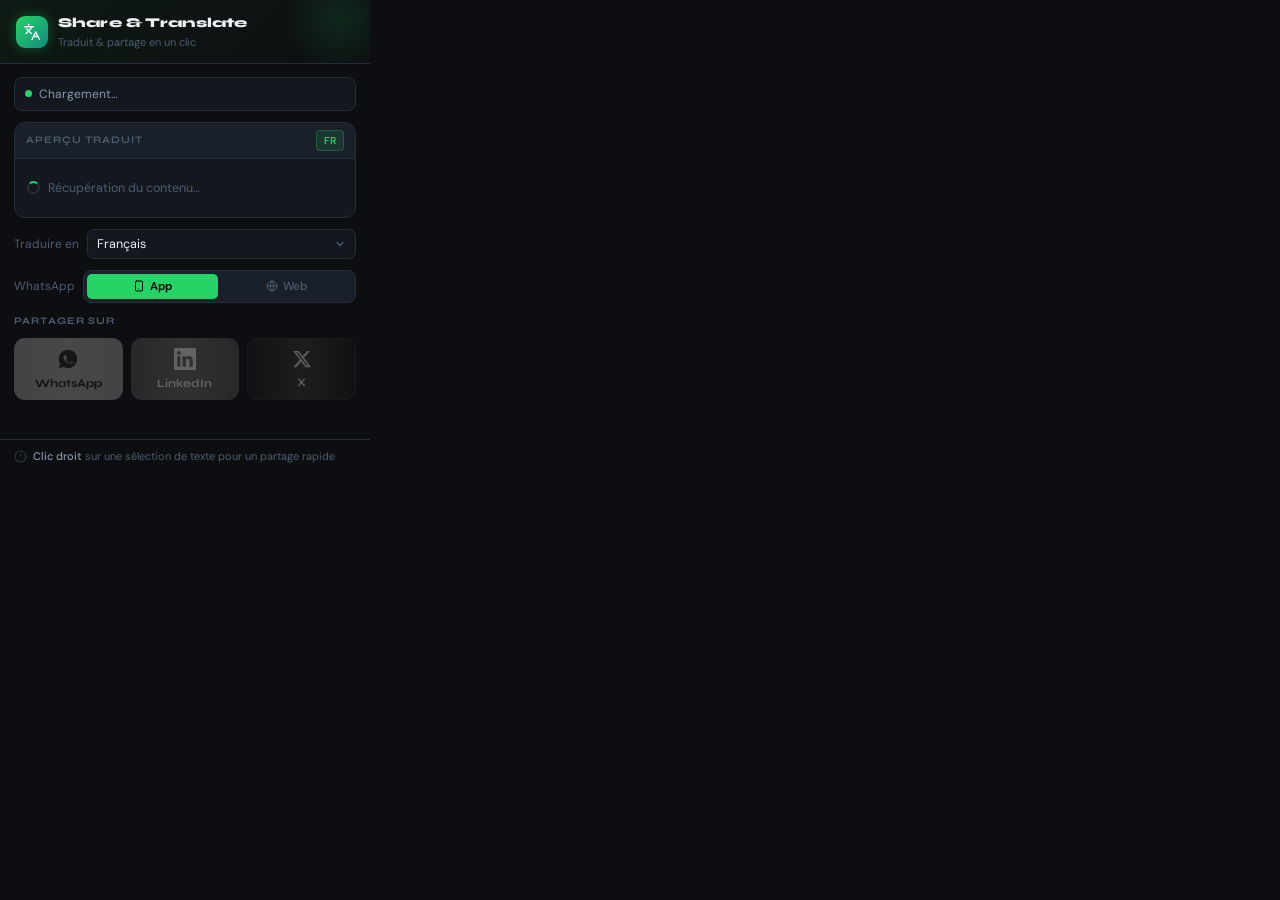
<file: popup.html>
<!DOCTYPE html>
<html lang="fr">
<head>
  <meta charset="UTF-8" />
  <title>Share & Translate</title>
  <link rel="preconnect" href="https://fonts.googleapis.com">
  <link href="https://fonts.googleapis.com/css2?family=Syne:wght@600;700;800&family=DM+Sans:opsz,wght@9..40,300;9..40,400;9..40,500;9..40,600&display=swap" rel="stylesheet">
  <style>
    *, *::before, *::after { box-sizing: border-box; margin: 0; padding: 0; }

    :root {
      --bg: #0c0e11;
      --s1: #13171e;
      --s2: #1a2029;
      --border: #252d3a;
      --text: #edf0f5;
      --mid: #8899ae;
      --muted: #4d5d70;
      --radius: 11px;

      /* Platform colors */
      --wa:  #25D366;
      --wa-dark: #1aaa52;
      --li:  #0A66C2;
      --li-dark: #0854a0;
      --x:   #e7e9ea;
      --x-dark: #c4c8cc;
    }

    body {
      width: 370px;
      background: var(--bg);
      color: var(--text);
      font-family: 'DM Sans', sans-serif;
      font-size: 13.5px;
      line-height: 1.5;
      overflow: hidden;
    }

    /* ── HEADER ───────────────────────────────── */
    .header {
      padding: 13px 16px 12px;
      border-bottom: 1px solid var(--border);
      display: flex;
      align-items: center;
      gap: 10px;
      background: linear-gradient(135deg, #0e1a14, #0c0e11);
      position: relative;
      overflow: hidden;
    }
    .header::after {
      content: '';
      position: absolute; top: -40px; right: -30px;
      width: 120px; height: 120px;
      background: radial-gradient(circle, rgba(37,211,102,.12), transparent 65%);
      pointer-events: none;
    }
    .header-logo {
      width: 32px; height: 32px; border-radius: 9px;
      background: linear-gradient(135deg, #25D366, #128C7E);
      display: flex; align-items: center; justify-content: center;
      flex-shrink: 0;
      box-shadow: 0 0 12px rgba(37,211,102,.35);
    }
    .header-logo svg { display: block; }
    .header-info h1 {
      font-family: 'Syne', sans-serif;
      font-size: 13.5px; font-weight: 800;
      letter-spacing: .01em;
    }
    .header-info p { font-size: 11px; color: var(--muted); margin-top: 1px; }

    /* ── BODY ─────────────────────────────────── */
    .body { padding: 13px 14px; display: flex; flex-direction: column; gap: 11px; }

    /* ── SOURCE BADGE ─────────────────────────── */
    .source-badge {
      display: flex; align-items: center; gap: 7px;
      background: var(--s1); border: 1px solid var(--border);
      border-radius: 8px; padding: 7px 10px; font-size: 12px;
    }
    .dot {
      width: 7px; height: 7px; border-radius: 50%;
      background: var(--wa); flex-shrink: 0;
      animation: pulse 2s infinite;
    }
    @keyframes pulse {
      0%,100% { box-shadow: 0 0 0 0 rgba(37,211,102,.4); }
      50%      { box-shadow: 0 0 0 4px rgba(37,211,102,0); }
    }
    .source-url {
      color: var(--mid); white-space: nowrap;
      overflow: hidden; text-overflow: ellipsis; max-width: 280px;
    }

    /* ── PREVIEW ──────────────────────────────── */
    .preview {
      background: var(--s1); border: 1px solid var(--border);
      border-radius: var(--radius); overflow: hidden;
    }
    .preview-top {
      background: var(--s2); padding: 7px 11px;
      display: flex; align-items: center; justify-content: space-between;
      border-bottom: 1px solid var(--border);
    }
    .preview-label {
      font-family: 'Syne', sans-serif; font-size: 10px; font-weight: 700;
      letter-spacing: .1em; text-transform: uppercase; color: var(--muted);
    }
    .preview-lang {
      font-size: 10px; font-weight: 600;
      background: rgba(37,211,102,.12); color: var(--wa);
      border: 1px solid rgba(37,211,102,.25);
      border-radius: 4px; padding: 2px 7px;
    }
    .preview-body {
      padding: 10px 12px; min-height: 58px;
      font-size: 12.5px; color: var(--mid); line-height: 1.6;
    }
    .preview-body.loading {
      display: flex; align-items: center; gap: 8px; color: var(--muted);
    }
    .spinner {
      width: 13px; height: 13px;
      border: 2px solid var(--border); border-top-color: var(--wa);
      border-radius: 50%; animation: spin .7s linear infinite; flex-shrink: 0;
    }
    @keyframes spin { to { transform: rotate(360deg); } }

    /* ── LANG ROW ─────────────────────────────── */
    .row { display: flex; align-items: center; gap: 8px; }
    .row-label { font-size: 12px; color: var(--muted); white-space: nowrap; }
    .lang-select {
      flex: 1; background: var(--s1); border: 1px solid var(--border);
      border-radius: 7px; color: var(--text);
      font-family: 'DM Sans', sans-serif; font-size: 12.5px;
      padding: 6px 9px; outline: none; cursor: pointer;
      transition: border-color .2s;
      appearance: none;
      background-image: url("data:image/svg+xml,%3Csvg xmlns='http://www.w3.org/2000/svg' width='12' height='12' viewBox='0 0 24 24' fill='none' stroke='%234d5d70' stroke-width='2.5' stroke-linecap='round'%3E%3Cpolyline points='6 9 12 15 18 9'/%3E%3C/svg%3E");
      background-repeat: no-repeat;
      background-position: right 9px center;
      padding-right: 28px;
    }
    .lang-select:focus { border-color: var(--wa); }
    .lang-select option { background: var(--s2); }

    /* ── WA MODE TOGGLE ───────────────────────── */
    .toggle-wrap {
      display: flex; background: var(--s2);
      border: 1px solid var(--border); border-radius: 8px;
      padding: 3px; gap: 3px; flex: 1;
    }
    .toggle-btn {
      flex: 1; border: none; border-radius: 5px;
      padding: 5px 6px; font-family: 'DM Sans', sans-serif;
      font-size: 11.5px; font-weight: 500; cursor: pointer;
      background: transparent; color: var(--muted);
      transition: all .2s; white-space: nowrap;
      display: flex; align-items: center; justify-content: center; gap: 5px;
    }
    .toggle-btn.active { background: var(--wa); color: #000; font-weight: 600; }
    .toggle-btn svg { flex-shrink: 0; }

    /* ── PLATFORM BUTTONS ─────────────────────── */
    .platform-section-label {
      font-family: 'Syne', sans-serif; font-size: 10px; font-weight: 700;
      letter-spacing: .1em; text-transform: uppercase; color: var(--muted);
      padding-bottom: 1px;
    }
    .platform-grid {
      display: grid; grid-template-columns: 1fr 1fr 1fr; gap: 8px;
    }
    .btn-platform {
      border: none; border-radius: var(--radius);
      padding: 10px 6px; cursor: pointer;
      display: flex; flex-direction: column;
      align-items: center; gap: 6px;
      font-family: 'Syne', sans-serif; font-size: 11.5px; font-weight: 700;
      transition: all .18s; position: relative; overflow: hidden;
    }
    .btn-platform:disabled {
      opacity: .35; cursor: not-allowed;
      filter: grayscale(1);
    }
    .btn-platform svg { display: block; }

    /* WhatsApp */
    .btn-wa { background: var(--wa); color: #000; }
    .btn-wa:not(:disabled):hover { background: var(--wa-dark); transform: translateY(-1px); box-shadow: 0 4px 14px rgba(37,211,102,.35); }
    .btn-wa:not(:disabled):active { transform: scale(.97); }

    /* LinkedIn */
    .btn-li { background: var(--li); color: #fff; }
    .btn-li:not(:disabled):hover { background: var(--li-dark); transform: translateY(-1px); box-shadow: 0 4px 14px rgba(10,102,194,.4); }
    .btn-li:not(:disabled):active { transform: scale(.97); }

    /* X */
    .btn-x { background: #16181c; color: var(--x); border: 1px solid #2f3336; }
    .btn-x:not(:disabled):hover { background: #1d2126; transform: translateY(-1px); box-shadow: 0 4px 14px rgba(0,0,0,.5); }
    .btn-x:not(:disabled):active { transform: scale(.97); }

    /* Loading shimmer on buttons */
    .btn-platform.loading::after {
      content: ''; position: absolute; inset: 0;
      background: linear-gradient(90deg, transparent 0%, rgba(255,255,255,.15) 50%, transparent 100%);
      animation: shimmer 1.2s infinite;
    }
    @keyframes shimmer { 0% { transform: translateX(-100%); } 100% { transform: translateX(100%); } }

    /* ── STATUS ───────────────────────────────── */
    .status {
      font-size: 11.5px; text-align: center;
      color: var(--muted); min-height: 15px;
    }
    .status.ok  { color: var(--wa); }
    .status.err { color: #f87171; }

    /* ── FOOTER ───────────────────────────────── */
    .footer {
      border-top: 1px solid var(--border);
      padding: 8px 14px;
      display: flex; align-items: center; gap: 6px;
    }
    .footer svg { flex-shrink: 0; opacity: .5; }
    .footer p { font-size: 11px; color: var(--muted); }
    .footer strong { color: var(--mid); font-weight: 500; }
  </style>
</head>
<body>

<!-- HEADER -->
<div class="header">
  <div class="header-logo">
    <svg width="18" height="18" viewBox="0 0 24 24" fill="none" xmlns="http://www.w3.org/2000/svg">
      <path d="M5 8l6 6M4 14l6-6 2-3M2 5h12M7 2h1M22 22l-5-10-5 10M14 18h6" stroke="white" stroke-width="1.8" stroke-linecap="round" stroke-linejoin="round"/>
    </svg>
  </div>
  <div class="header-info">
    <h1>Share &amp; Translate</h1>
    <p>Traduit &amp; partage en un clic</p>
  </div>
</div>

<!-- BODY -->
<div class="body">

  <!-- Source URL -->
  <div class="source-badge">
    <div class="dot"></div>
    <span class="source-url" id="sourceUrl">Chargement…</span>
  </div>

  <!-- Preview -->
  <div class="preview">
    <div class="preview-top">
      <span class="preview-label">Aperçu traduit</span>
      <span class="preview-lang" id="langLabel">FR</span>
    </div>
    <div class="preview-body loading" id="previewBody">
      <div class="spinner"></div>
      <span>Récupération du contenu…</span>
    </div>
  </div>

  <!-- Language selector -->
  <div class="row">
    <span class="row-label">Traduire en</span>
    <select class="lang-select" id="langSelect">
      <option value="fr" selected>Français</option>
      <option value="en">Anglais</option>
      <option value="es">Espagnol</option>
      <option value="de">Allemand</option>
      <option value="it">Italien</option>
      <option value="pt">Portugais</option>
      <option value="ar">Arabe</option>
      <option value="zh">Chinois</option>
      <option value="ja">Japonais</option>
    </select>
  </div>

  <!-- WhatsApp mode -->
  <div class="row">
    <span class="row-label">WhatsApp</span>
    <div class="toggle-wrap">
      <button class="toggle-btn active" id="modeApp">
        <svg width="12" height="12" viewBox="0 0 24 24" fill="none" stroke="currentColor" stroke-width="2" stroke-linecap="round"><rect x="5" y="2" width="14" height="20" rx="2"/><line x1="12" y1="18" x2="12.01" y2="18"/></svg>
        App
      </button>
      <button class="toggle-btn" id="modeWeb">
        <svg width="12" height="12" viewBox="0 0 24 24" fill="none" stroke="currentColor" stroke-width="2" stroke-linecap="round"><circle cx="12" cy="12" r="10"/><path d="M2 12h20M12 2a15 15 0 010 20M12 2a15 15 0 000 20"/></svg>
        Web
      </button>
    </div>
  </div>

  <!-- Platform buttons -->
  <div>
    <p class="platform-section-label" style="margin-bottom:8px">Partager sur</p>
    <div class="platform-grid">

      <!-- WhatsApp -->
      <button class="btn-platform btn-wa loading" id="btnWa" disabled>
        <svg width="22" height="22" viewBox="0 0 24 24" fill="currentColor">
          <path d="M12 2C6.477 2 2 6.477 2 12c0 1.89.525 3.66 1.438 5.168L2 22l4.978-1.417A9.96 9.96 0 0012 22c5.523 0 10-4.477 10-10S17.523 2 12 2zm5.07 13.813c-.213.598-1.249 1.142-1.712 1.181-.463.04-.9.183-3.028-.632-2.557-1-4.172-3.6-4.297-3.768-.124-.168-1.018-1.354-1.018-2.583S7.6 8.666 7.87 8.383c.27-.283.588-.353.784-.357l.566.005c.182.004.428-.07.67.51.248.597.843 2.066.917 2.216.074.15.123.326.024.527-.099.2-.149.324-.295.5-.148.175-.311.39-.445.525-.148.148-.302.308-.13.605.173.297.767 1.266 1.648 2.05 1.131 1.008 2.085 1.32 2.382 1.468.298.148.472.124.645-.075.173-.198.74-.863.937-1.16.198-.297.397-.247.669-.148.273.099 1.73.816 2.027.965.298.148.497.223.571.347.074.124.074.716-.14 1.313z"/>
        </svg>
        WhatsApp
      </button>

      <!-- LinkedIn -->
      <button class="btn-platform btn-li loading" id="btnLi" disabled>
        <svg width="22" height="22" viewBox="0 0 24 24" fill="currentColor">
          <path d="M20.447 20.452h-3.554v-5.569c0-1.328-.027-3.037-1.852-3.037-1.853 0-2.136 1.445-2.136 2.939v5.667H9.351V9h3.414v1.561h.046c.477-.9 1.637-1.85 3.37-1.85 3.601 0 4.267 2.37 4.267 5.455v6.286zM5.337 7.433a2.062 2.062 0 01-2.063-2.065 2.064 2.064 0 112.063 2.065zm1.782 13.019H3.555V9h3.564v11.452zM22.225 0H1.771C.792 0 0 .774 0 1.729v20.542C0 23.227.792 24 1.771 24h20.451C23.2 24 24 23.227 24 22.271V1.729C24 .774 23.2 0 22.222 0h.003z"/>
        </svg>
        LinkedIn
      </button>

      <!-- X -->
      <button class="btn-platform btn-x loading" id="btnX" disabled>
        <svg width="20" height="20" viewBox="0 0 24 24" fill="currentColor">
          <path d="M18.244 2.25h3.308l-7.227 8.26 8.502 11.24H16.17l-5.214-6.817L4.99 21.75H1.68l7.73-8.835L1.254 2.25H8.08l4.713 6.231zm-1.161 17.52h1.833L7.084 4.126H5.117z"/>
        </svg>
        X
      </button>

    </div>
  </div>

  <!-- Status -->
  <div class="status" id="status"></div>

</div>

<!-- FOOTER -->
<div class="footer">
  <svg width="13" height="13" viewBox="0 0 24 24" fill="none" stroke="#4d5d70" stroke-width="2" stroke-linecap="round"><circle cx="12" cy="12" r="10"/><line x1="12" y1="8" x2="12" y2="12"/><line x1="12" y1="16" x2="12.01" y2="16"/></svg>
  <p><strong>Clic droit</strong> sur une sélection de texte pour un partage rapide</p>
</div>

<script src="popup.js"></script>
</body>
</html>
</file>
<file: styles.css>
*,
*::before,
*::after {
    box-sizing: border-box;
    margin: 0;
    padding: 0
}

:root {
    --bg: #0a0c0f;
    --surface: #111418;
    --surface2: #171c23;
    --border: #222a35;
    --accent: #25D366;
    --glow: rgba(37, 211, 102, .15);
    --text: #eef1f5;
    --muted: #5e6e80;
    --mid: #94a3b6;
}

html {
    scroll-behavior: smooth
}

body {
    background: var(--bg);
    color: var(--text);
    font-family: 'DM Sans', sans-serif;
    font-size: 15px;
    line-height: 1.7;
    min-height: 100vh
}

.icon {
    display: inline-flex;
    align-items: center;
    justify-content: center;
    flex-shrink: 0
}

.icon svg {
    display: block
}

.hero {
    background: linear-gradient(160deg, #071210 0%, #0a0c0f 65%);
    border-bottom: 1px solid var(--border);
    padding: 64px 40px 52px;
    text-align: center;
    position: relative;
    overflow: hidden
}

.hero::before {
    content: '';
    position: absolute;
    top: -80px;
    left: 50%;
    transform: translateX(-50%);
    width: 600px;
    height: 340px;
    background: radial-gradient(ellipse, rgba(37, 211, 102, .16) 0%, transparent 68%);
    pointer-events: none
}

.hero-logo {
    width: 72px;
    height: 72px;
    margin: 0 auto 22px;
    background: linear-gradient(145deg, #1fba58, #128C7E);
    border-radius: 22px;
    display: flex;
    align-items: center;
    justify-content: center;
    box-shadow: 0 0 40px rgba(37, 211, 102, .35);
    animation: float 3.5s ease-in-out infinite
}

@keyframes float {

    0%,
    100% {
        transform: translateY(0)
    }

    50% {
        transform: translateY(-7px)
    }
}

.hero h1 {
    font-family: 'Syne', sans-serif;
    font-size: clamp(24px, 4vw, 36px);
    font-weight: 800;
    letter-spacing: -.02em;
    background: linear-gradient(135deg, #fff 25%, var(--accent));
    -webkit-background-clip: text;
    -webkit-text-fill-color: transparent;
    background-clip: text;
    margin-bottom: 12px
}

.hero p {
    color: var(--mid);
    font-size: 15.5px;
    max-width: 460px;
    margin: 0 auto 26px
}

.badges {
    display: flex;
    gap: 8px;
    justify-content: center;
    flex-wrap: wrap
}

.badge {
    display: inline-flex;
    align-items: center;
    gap: 6px;
    font-size: 12px;
    font-weight: 500;
    border: 1px solid var(--border);
    border-radius: 20px;
    padding: 5px 13px;
    color: var(--mid);
    background: var(--surface)
}

.badge.green {
    border-color: rgba(37, 211, 102, .4);
    color: var(--accent);
    background: var(--glow)
}

.container {
    max-width: 800px;
    margin: 0 auto;
    padding: 52px 28px 90px
}

section {
    margin-bottom: 56px
}

.section-label {
    font-family: 'Syne', sans-serif;
    font-size: 11px;
    font-weight: 700;
    letter-spacing: .13em;
    text-transform: uppercase;
    color: var(--accent);
    margin-bottom: 10px
}

h2 {
    font-family: 'Syne', sans-serif;
    font-size: 22px;
    font-weight: 800;
    margin-bottom: 20px
}

.feature-grid {
    display: grid;
    grid-template-columns: repeat(auto-fill, minmax(228px, 1fr));
    gap: 14px
}

.feature-card {
    background: var(--surface);
    border: 1px solid var(--border);
    border-radius: 14px;
    padding: 20px;
    transition: border-color .2s, transform .2s
}

.feature-card:hover {
    border-color: rgba(37, 211, 102, .4);
    transform: translateY(-2px)
}

.feature-card-icon {
    width: 40px;
    height: 40px;
    border-radius: 10px;
    background: var(--surface2);
    display: flex;
    align-items: center;
    justify-content: center;
    margin-bottom: 14px
}

.feature-card h3 {
    font-family: 'Syne', sans-serif;
    font-size: 14px;
    font-weight: 700;
    margin-bottom: 6px
}

.feature-card p {
    font-size: 13px;
    color: var(--mid);
    line-height: 1.6
}

.steps {
    display: flex;
    flex-direction: column
}

.step {
    display: grid;
    grid-template-columns: 52px 1fr;
    gap: 0 18px;
    padding: 22px 0;
    border-bottom: 1px solid var(--border)
}

.step:last-child {
    border-bottom: none
}

.step-num {
    display: flex;
    align-items: flex-start;
    justify-content: center;
    padding-top: 2px
}

.step-circle {
    width: 38px;
    height: 38px;
    border-radius: 50%;
    background: var(--surface2);
    border: 2px solid var(--border);
    display: flex;
    align-items: center;
    justify-content: center;
    font-family: 'Syne', sans-serif;
    font-weight: 800;
    font-size: 14px;
    color: var(--accent);
    flex-shrink: 0;
    transition: all .3s
}

.step:hover .step-circle {
    background: var(--glow);
    border-color: var(--accent);
    box-shadow: 0 0 14px rgba(37, 211, 102, .25)
}

.step-body h3 {
    font-family: 'Syne', sans-serif;
    font-size: 15px;
    font-weight: 700;
    margin-bottom: 7px
}

.step-body p {
    color: var(--mid);
    font-size: 14px;
    line-height: 1.65
}

code {
    background: var(--surface2);
    border: 1px solid var(--border);
    border-radius: 5px;
    padding: 1px 7px;
    font-size: 12.5px;
    color: #a8c5a0;
    font-family: monospace
}

.code-block {
    background: var(--surface);
    border: 1px solid var(--border);
    border-radius: 10px;
    overflow: hidden;
    margin: 14px 0
}

.code-bar {
    background: var(--surface2);
    padding: 8px 14px;
    display: flex;
    justify-content: space-between;
    align-items: center;
    border-bottom: 1px solid var(--border)
}

.code-bar span {
    font-size: 11px;
    color: var(--muted);
    font-family: 'Syne', sans-serif;
    letter-spacing: .06em;
    text-transform: uppercase
}

.code-bar button {
    font-size: 11px;
    color: var(--mid);
    background: none;
    border: none;
    cursor: pointer;
    font-family: 'DM Sans', sans-serif;
    transition: color .2s
}

.code-bar button:hover {
    color: var(--accent)
}

pre {
    padding: 14px 16px;
    font-size: 13px;
    color: #a8c5a0;
    line-height: 1.6;
    overflow-x: auto;
    font-family: monospace
}

.lang-grid {
    display: flex;
    flex-wrap: wrap;
    gap: 8px
}

.lang-pill {
    display: flex;
    align-items: center;
    gap: 8px;
    background: var(--surface);
    border: 1px solid var(--border);
    border-radius: 8px;
    padding: 7px 13px;
    font-size: 13px
}

.alert {
    display: flex;
    gap: 13px;
    align-items: flex-start;
    background: rgba(245, 158, 11, .07);
    border: 1px solid rgba(245, 158, 11, .22);
    border-radius: 11px;
    padding: 15px 17px;
    margin: 18px 0
}

.alert p {
    font-size: 13.5px;
    color: #fbbf24;
    line-height: 1.65
}

.alert p strong {
    font-weight: 600
}

.tip {
    display: flex;
    gap: 13px;
    align-items: flex-start;
    background: var(--glow);
    border: 1px solid rgba(37, 211, 102, .22);
    border-radius: 11px;
    padding: 15px 17px;
    margin: 18px 0
}

.tip p {
    font-size: 13.5px;
    color: #86efac;
    line-height: 1.65
}

.changelog {
    display: flex;
    flex-direction: column;
    gap: 10px
}

.change-row {
    display: flex;
    align-items: flex-start;
    gap: 12px;
    background: var(--surface);
    border: 1px solid var(--border);
    border-radius: 10px;
    padding: 13px 16px
}

.change-tag {
    font-family: 'Syne', sans-serif;
    font-size: 10px;
    font-weight: 700;
    letter-spacing: .08em;
    text-transform: uppercase;
    border-radius: 5px;
    padding: 3px 8px;
    white-space: nowrap;
    flex-shrink: 0;
    margin-top: 2px
}

.tag-fix {
    background: rgba(96, 165, 250, .12);
    color: #60a5fa;
    border: 1px solid rgba(96, 165, 250, .25)
}

.tag-feat {
    background: rgba(37, 211, 102, .12);
    color: var(--accent);
    border: 1px solid rgba(37, 211, 102, .25)
}

.tag-remove {
    background: rgba(248, 113, 113, .12);
    color: #f87171;
    border: 1px solid rgba(248, 113, 113, .25)
}

.change-row p {
    font-size: 13.5px;
    color: var(--mid);
    line-height: 1.6
}

.change-row p strong {
    color: var(--text);
    font-weight: 500
}

.cta-box {
    background: linear-gradient(135deg, #0c1c13 0%, #0a0f0d 100%);
    border: 1px solid rgba(37, 211, 102, .28);
    border-radius: 18px;
    padding: 36px;
    text-align: center;
    position: relative;
    overflow: hidden
}

.cta-box::before {
    content: '';
    position: absolute;
    top: -50px;
    right: -50px;
    width: 220px;
    height: 220px;
    background: radial-gradient(circle, rgba(37, 211, 102, .12) 0%, transparent 70%)
}

.cta-box h2 {
    font-size: 20px;
    margin-bottom: 9px
}

.cta-box p {
    color: var(--mid);
    font-size: 14px
}

.sep {
    display: flex;
    align-items: center;
    gap: 12px;
    margin: 44px 0
}

.sep::before,
.sep::after {
    content: '';
    flex: 1;
    height: 1px;
    background: var(--border)
}

.sep span {
    font-size: 10px;
    color: var(--muted);
    font-family: 'Syne', sans-serif;
    letter-spacing: .1em;
    text-transform: uppercase
}

footer {
    background: var(--surface);
    border-top: 1px solid var(--border);
    padding: 28px;
    text-align: center
}

.footer-brand {
    font-family: 'Syne', sans-serif;
    font-weight: 700;
    font-size: 14px;
    color: var(--text);
    margin-bottom: 14px
}

.footer-brand a {
    color: var(--accent);
    text-decoration: none;
    transition: opacity .2s
}

.footer-brand a:hover {
    opacity: .8
}

.social-links {
    display: flex;
    gap: 14px;
    justify-content: center;
    flex-wrap: wrap
}

.social-link {
    display: flex;
    align-items: center;
    gap: 7px;
    font-size: 12px;
    color: var(--mid);
    text-decoration: none;
    background: var(--surface2);
    border: 1px solid var(--border);
    border-radius: 8px;
    padding: 7px 13px;
    transition: border-color .2s, color .2s
}

.social-link:hover {
    border-color: var(--accent);
    color: var(--text)
}

.footer-links {
    display: flex;
    gap: 20px;
    justify-content: center;
    margin-top: 18px;
    padding-top: 18px;
    border-top: 1px solid var(--border)
}

.footer-links a {
    font-size: 12px;
    color: var(--muted);
    text-decoration: none;
    transition: color .2s
}

.footer-links a:hover {
    color: var(--accent)
}

.social-link svg {
    width: 16px;
    height: 16px
}
</file>
